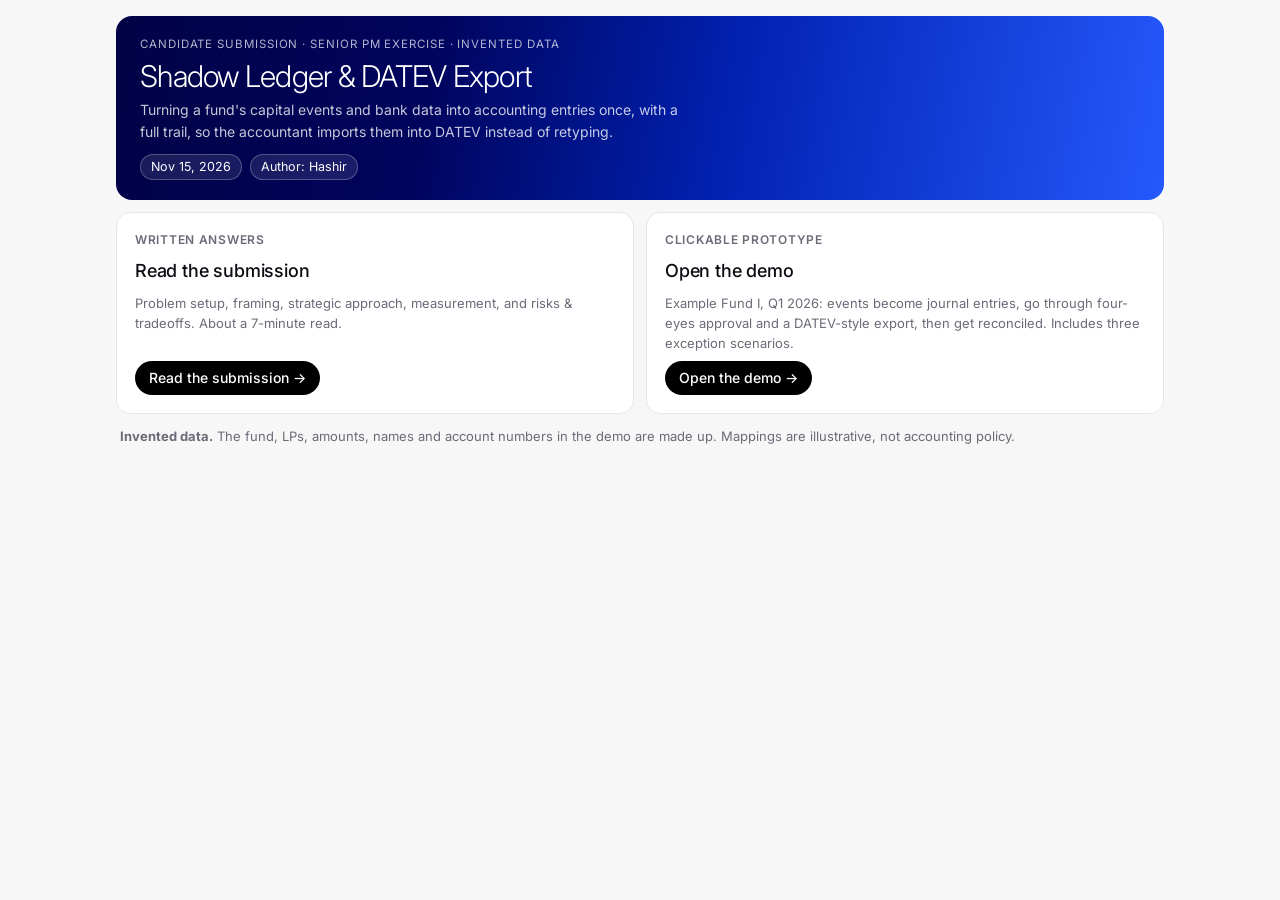
<file: index.html>
<!DOCTYPE html>
<html lang="en">
<head>
<meta charset="utf-8">
<meta name="viewport" content="width=device-width, initial-scale=1">
<title>Shadow Ledger &amp; DATEV Export</title>
<link rel="preconnect" href="https://fonts.googleapis.com">
<link href="https://fonts.googleapis.com/css2?family=IBM+Plex+Mono:wght@400;500&family=Inter:wght@300;400;500;600&display=swap" rel="stylesheet">
<link rel="stylesheet" href="site.css">
</head>
<body>
<div class="wrap">
  <header class="hero">
    <p class="eyebrow">Candidate submission · Senior PM exercise · invented data</p>
    <h1>Shadow Ledger &amp; DATEV Export</h1>
    <p class="sub">Turning a fund's capital events and bank data into accounting entries once, with a full trail, so the accountant imports them into DATEV instead of retyping.</p>
    <div class="meta"><span>Nov 15, 2026</span><span>Author: Hashir</span></div>
  </header>

  <div class="choices">
    <a class="choice" href="submission.html">
      <span class="k">Written answers</span>
      <h2>Read the submission</h2>
      <p>Problem setup, framing, strategic approach, measurement, and risks &amp; tradeoffs. About a 7-minute read.</p>
      <span class="go">Read the submission →</span>
    </a>
    <a class="choice" href="demo.html">
      <span class="k">Clickable prototype</span>
      <h2>Open the demo</h2>
      <p>Example Fund I, Q1 2026: events become journal entries, go through four-eyes approval and a DATEV-style export, then get reconciled. Includes three exception scenarios.</p>
      <span class="go">Open the demo →</span>
    </a>
  </div>

  <div class="banner"><b>Invented data.</b> The fund, LPs, amounts, names and account numbers in the demo are made up. Mappings are illustrative, not accounting policy.</div>
</div>
</body>
</html>
</file>
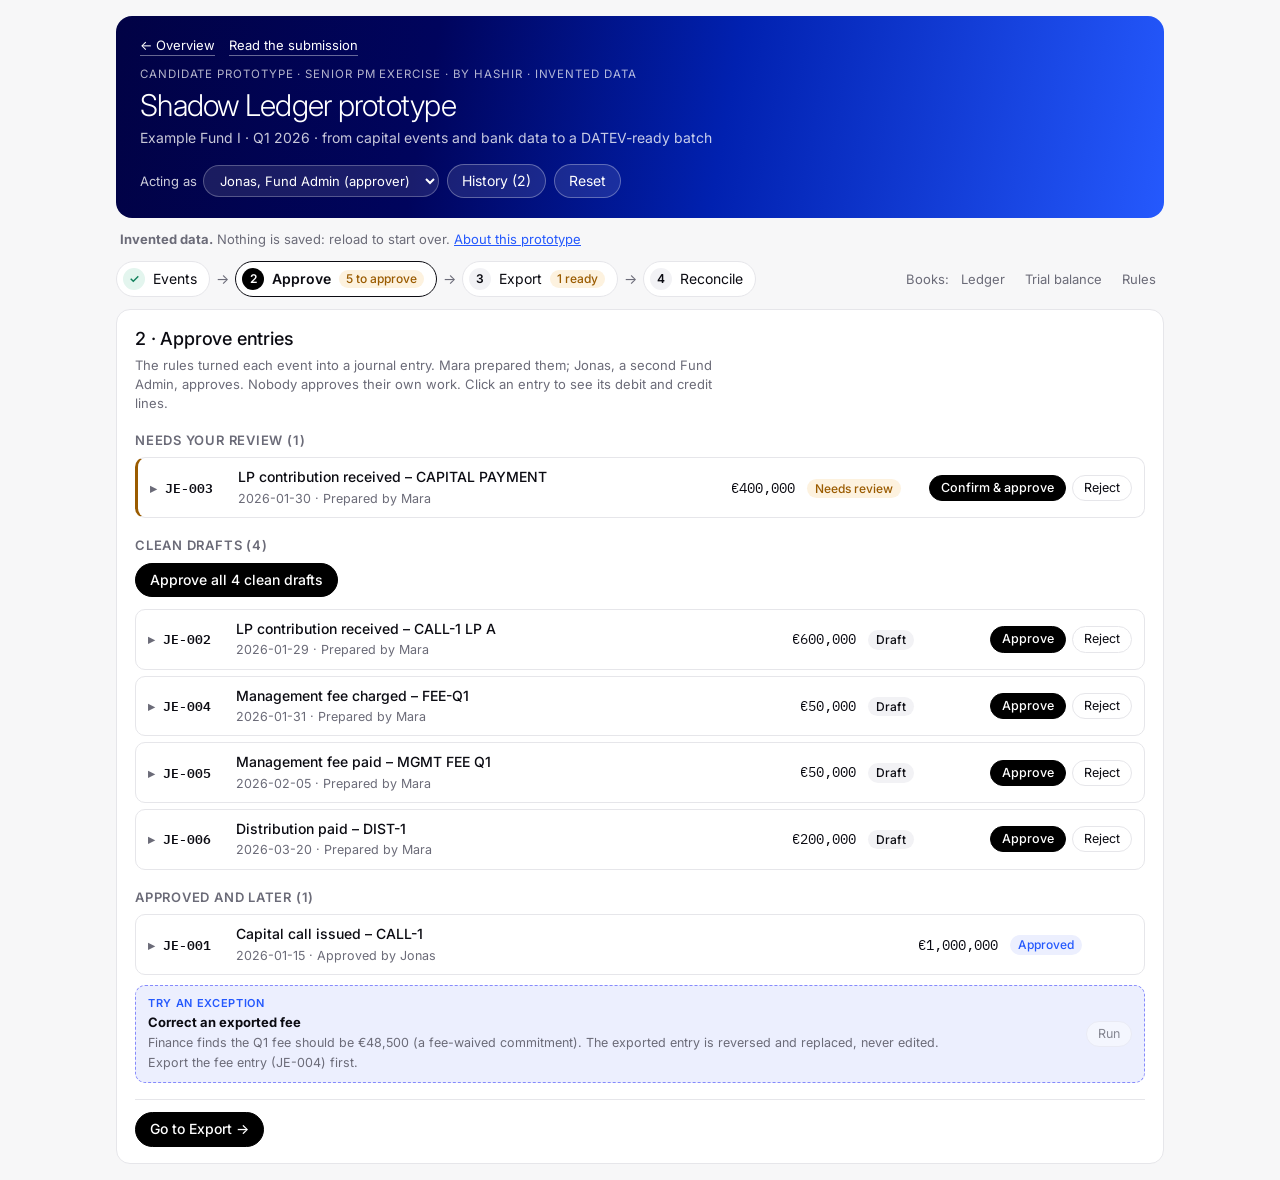
<file: demo.html>
<!DOCTYPE html>
<html lang="en">
<head>
<meta charset="utf-8">
<meta name="viewport" content="width=device-width, initial-scale=1">
<title>Shadow Ledger Prototype</title>
<link rel="preconnect" href="https://fonts.googleapis.com">
<link href="https://fonts.googleapis.com/css2?family=IBM+Plex+Mono:wght@400;500&family=Inter:wght@300;400;500;600&display=swap" rel="stylesheet">
<style>
/* Layout: one workflow path. A step bar (Events → Approve → Export → Reconcile) drives a single main panel;
   reference views (ledger, trial balance, rules) sit under "Books"; history lives in a drawer. */
:root{
  --bg:#f7f7f8; --surface:#ffffff; --ink:#0b0b12; --muted:#6b6b78; --line:#e6e6ea;
  --accent:#2559fd; --accent-soft:#eceffe; --peri:#868afc; --navy2:#00045d; --btn:#000000; --btn-ink:#ffffff;
  --good:#12805c; --good-soft:#e3f5ee; --warn:#9a5b00; --warn-soft:#fdf2df; --bad:#c0262d; --bad-soft:#fce9ea; --info-soft:#f2f2f5;
  --scrim:rgba(5,6,30,.35);
  --hero:linear-gradient(100deg,#010245 0%,#00045d 30%,#0121b0 58%,#2559fd 100%);
  --font-body:"Inter",system-ui,-apple-system,"Segoe UI",sans-serif;
  --font-mono:"IBM Plex Mono",ui-monospace,Menlo,Consolas,monospace;
  color-scheme:light;
}
@media (prefers-color-scheme: dark){
  :root:not([data-theme="light"]){
    --bg:#03041f; --surface:#0a0d38; --ink:#eef0ff; --muted:#a3a7d6; --line:#1f2463;
    --accent:#7d9bff; --accent-soft:#16207a; --peri:#a5a8ff; --btn:#ffffff; --btn-ink:#000000;
    --good:#4fd1a1; --good-soft:#0e3a33; --warn:#f2b35c; --warn-soft:#3a2a10; --bad:#ff8a8f; --bad-soft:#3d1222; --info-soft:#111650;
    --scrim:rgba(0,0,0,.55);
    color-scheme:dark;
  }
}
:root[data-theme="dark"]{
    --bg:#03041f; --surface:#0a0d38; --ink:#eef0ff; --muted:#a3a7d6; --line:#1f2463;
    --accent:#7d9bff; --accent-soft:#16207a; --peri:#a5a8ff; --btn:#ffffff; --btn-ink:#000000;
    --good:#4fd1a1; --good-soft:#0e3a33; --warn:#f2b35c; --warn-soft:#3a2a10; --bad:#ff8a8f; --bad-soft:#3d1222; --info-soft:#111650;
    --scrim:rgba(0,0,0,.55);
    color-scheme:dark;
}
*{box-sizing:border-box}
[hidden]{display:none!important}
html,body{margin:0}
body{background:var(--bg);color:var(--ink);font:14px/1.45 var(--font-body)}
.wrap{max-width:1080px;margin:0 auto;padding:16px}
header{display:flex;flex-wrap:wrap;gap:16px;align-items:flex-end;justify-content:space-between;background:var(--hero);color:#fff;border-radius:16px;padding:20px 24px}
.crumbs{display:flex;gap:14px;flex-wrap:wrap;margin:0 0 10px;font-size:13px}
.crumbs a{color:#fff;text-decoration:none;border-bottom:1px solid rgba(255,255,255,.4)}
.crumbs a:hover{border-bottom-color:#fff}
.eyebrow{font-size:11.5px;letter-spacing:.08em;text-transform:uppercase;color:rgba(255,255,255,.7);margin:0 0 6px}
h1{font-size:30px;margin:0;font-weight:300;letter-spacing:-.025em;line-height:1.1}
.sub{color:rgba(255,255,255,.78);margin:6px 0 0}
.controls{display:flex;gap:8px;align-items:center;flex-wrap:wrap}
label.role{display:flex;gap:6px;align-items:center;font-size:13px;color:rgba(255,255,255,.8)}
header select{background:rgba(255,255,255,.1);border-color:rgba(255,255,255,.25);color:#fff}
header select option{color:#000}
header button{background:rgba(255,255,255,.1);color:#fff;border-color:rgba(255,255,255,.3)}
header button:hover:not(:disabled){border-color:#fff}
select,button,input{font:inherit;color:inherit}
select{background:var(--surface);border:1px solid var(--line);border-radius:999px;padding:6px 12px}
button{background:var(--surface);border:1px solid var(--line);border-radius:999px;padding:6px 14px;cursor:pointer}
button:hover:not(:disabled){border-color:var(--accent)}
button.primary{background:var(--btn);border-color:var(--btn);color:var(--btn-ink);font-weight:500}
button.small{padding:3px 11px;font-size:12.5px}
button.link{border:none;background:none;padding:0;color:var(--accent);text-decoration:underline;font-size:inherit}
button:disabled{opacity:.45;cursor:not-allowed}
button:focus-visible,select:focus-visible,a:focus-visible,summary:focus-visible{outline:2px solid var(--accent);outline-offset:2px}

/* One-line disclaimer */
details.banner{margin:10px 0;font-size:13px;color:var(--muted)}
details.banner summary{cursor:pointer;list-style:none;padding:2px 4px}
details.banner summary::-webkit-details-marker{display:none}
details.banner summary u{color:var(--accent)}
details.banner p{margin:6px 0 0;padding:10px 14px;background:var(--surface);border:1px solid var(--line);border-radius:10px;color:var(--ink);max-width:80ch}

/* Step bar */
.stepbar{display:flex;flex-wrap:wrap;gap:8px 16px;align-items:center;justify-content:space-between;margin:4px 0 12px}
.steps{display:flex;gap:4px;align-items:center;flex-wrap:wrap;list-style:none;margin:0;padding:0}
.steps li{display:flex;align-items:center;gap:4px}
.steps li + li::before{content:"→";color:var(--muted);margin:0 2px}
.step{display:flex;gap:8px;align-items:center;border:1px solid var(--line);background:var(--surface);border-radius:999px;padding:6px 12px 6px 6px}
.step .n{display:inline-grid;place-items:center;width:22px;height:22px;border-radius:50%;background:var(--info-soft);font-size:12px;font-weight:600}
.step.done .n{background:var(--good-soft);color:var(--good)}
.step[aria-current="step"]{border-color:var(--ink);font-weight:600}
.step[aria-current="step"] .n{background:var(--btn);color:var(--btn-ink)}
.step .c{font-size:12px;font-weight:500;color:var(--warn);background:var(--warn-soft);border-radius:999px;padding:0 7px}
.books{display:flex;gap:4px;align-items:center;font-size:13px;color:var(--muted)}
.books button{border:none;background:none;padding:4px 8px;color:var(--muted)}
.books button[aria-current="page"]{color:var(--ink);font-weight:600;text-decoration:underline;text-underline-offset:4px}

.card{background:var(--surface);border:1px solid var(--line);border-radius:14px;padding:16px 18px}
.view h2{font-size:18px;margin:0 0 4px;font-weight:500;letter-spacing:-.01em}
.view h3{font-size:13px;font-weight:600;color:var(--muted);text-transform:uppercase;letter-spacing:.06em;margin:18px 0 8px}
.hint{color:var(--muted);font-size:13px;margin:0 0 12px;max-width:75ch}
.row{display:flex;gap:8px;flex-wrap:wrap;align-items:center;margin-bottom:12px}
.tablewrap{overflow-x:auto}
table{border-collapse:collapse;width:100%;font-size:13px}
th,td{border-bottom:1px solid var(--line);padding:7px 8px;text-align:left;vertical-align:top}
th{font-weight:600;color:var(--muted);font-size:12px;background:var(--info-soft)}
td.num,th.num{text-align:right;font-variant-numeric:tabular-nums;font-family:var(--font-mono);white-space:nowrap}
tr.total td{font-weight:600;border-top:2px solid var(--ink)}
.mono{font-family:var(--font-mono);font-size:12.5px}
.pill{display:inline-block;border-radius:999px;padding:1px 8px;font-size:12px;font-weight:500;white-space:nowrap}
.s-Draft{background:var(--info-soft);color:var(--ink)}
.s-Needs{background:var(--warn-soft);color:var(--warn)}
.s-Approved{background:var(--accent-soft);color:var(--accent)}
.s-Exported{background:var(--navy2);color:#fff}
.s-Reconciled,.s-Processed{background:var(--good-soft);color:var(--good)}
.s-Blocked,.s-Gap,.s-Rejected{background:var(--bad-soft);color:var(--bad)}
.s-Dismissed{background:var(--info-soft);color:var(--muted)}
.note{font-size:12.5px;color:var(--muted)}
.note.warn{color:var(--warn)} .note.bad{color:var(--bad)}
.ok{color:var(--good);font-weight:600} .ko{color:var(--bad);font-weight:600}
.empty{padding:14px;border:1px dashed var(--line);border-radius:10px;color:var(--muted);font-size:13px}

/* Journal entries: one row each, lines on expand */
.je-list{display:grid;gap:6px}
details.je{border:1px solid var(--line);border-radius:10px;background:var(--surface)}
details.je.flag{border-left:3px solid var(--warn)}
details.je.back{border-left:3px solid var(--bad)}
details.je > summary{list-style:none;cursor:pointer;display:grid;grid-template-columns:76px minmax(0,1fr) 110px 110px auto;gap:12px;align-items:center;padding:9px 12px}
details.je > summary::-webkit-details-marker{display:none}
details.je > summary .id{font-family:var(--font-mono);font-size:12.5px;font-weight:600}
details.je > summary .id::before{content:"▸ ";color:var(--muted)}
details.je[open] > summary .id::before{content:"▾ "}
details.je > summary .t b{font-weight:500;display:block;overflow-wrap:anywhere}
details.je > summary .amt{text-align:right;font-family:var(--font-mono);font-variant-numeric:tabular-nums}
.acts{display:flex;gap:6px;flex-wrap:wrap;justify-content:flex-end;align-items:center}
.je-body{padding:4px 12px 12px;border-top:1px solid var(--line)}
.je-body .note{margin:6px 0}
.je-body table{margin-top:6px}
.reasons{display:flex;gap:4px;flex-wrap:wrap;align-items:center}
@media (max-width:720px){
  details.je > summary{grid-template-columns:64px minmax(0,1fr) auto;row-gap:6px}
  details.je > summary .amt{grid-column:2;text-align:left}
  details.je > summary .st{grid-column:3;grid-row:1}
  details.je > summary .acts{grid-column:1 / -1;justify-content:flex-start}
}

/* Exception scenarios shown inside the step they affect */
.scen{display:flex;gap:12px;align-items:center;justify-content:space-between;flex-wrap:wrap;border:1px dashed var(--peri);border-radius:10px;padding:10px 12px;margin-top:10px;background:var(--accent-soft)}
.scen div{min-width:0;flex:1 1 260px}
.scen b{font-size:13px}
.scen p{margin:2px 0 0;font-size:12.5px;color:var(--muted)}
.scen .tag{font-size:11px;letter-spacing:.06em;text-transform:uppercase;color:var(--accent);font-weight:600;display:block}

pre.csv{background:var(--info-soft);border:1px solid var(--line);border-radius:10px;padding:10px;overflow-x:auto;font:12px/1.5 var(--font-mono);margin:8px 0}
.next{margin-top:16px;padding-top:12px;border-top:1px solid var(--line);display:flex;gap:10px;align-items:center;flex-wrap:wrap}

/* Rules view: one transparent card per rule */
.lifecycle{display:grid;gap:6px;margin:0 0 14px}
.lifecycle div{display:flex;gap:6px;align-items:center;flex-wrap:wrap;font-size:13px}
.lifecycle .chip{border:1px solid var(--line);background:var(--surface);border-radius:999px;padding:2px 10px}
.lifecycle .res{color:var(--good);font-size:12.5px}
.rules{display:grid;grid-template-columns:repeat(auto-fit,minmax(300px,1fr));gap:10px}
.rule{border:1px solid var(--line);border-radius:12px;padding:12px 14px;display:grid;gap:6px;align-content:start;scroll-margin-top:16px}
.rule:target,.rule.hl{border-color:var(--accent)}
.rule h4{margin:0;font-size:14px;font-weight:600}
.rule h4 span{font-family:var(--font-mono);color:var(--accent);margin-right:6px}
.rule dl{display:grid;grid-template-columns:70px minmax(0,1fr);gap:4px 10px;margin:0;font-size:13px}
.rule dt{color:var(--muted);font-size:12px;text-transform:uppercase;letter-spacing:.05em;padding-top:1px}
.rule dd{margin:0}
.rule table{font-size:12.5px}
.rule .used{display:flex;gap:4px;flex-wrap:wrap}
.exl{display:grid;grid-template-columns:auto minmax(0,1fr) auto;gap:2px 10px;margin:4px 0 2px;padding:6px 8px;background:var(--info-soft);border-radius:8px;font-size:12.5px}
.exl .num{text-align:right;font-variant-numeric:tabular-nums}
.rulefor{display:flex;gap:8px;flex-wrap:wrap;align-items:baseline;background:var(--info-soft);border-radius:8px;padding:6px 10px;margin:8px 0 2px;font-size:12.5px}
/* History drawer */
.scrim{position:fixed;inset:0;background:var(--scrim);z-index:20}
.drawer{position:fixed;top:0;right:0;bottom:0;width:min(380px,100%);background:var(--surface);border-left:1px solid var(--line);z-index:21;display:flex;flex-direction:column;padding:16px;padding-top:max(16px,env(safe-area-inset-top,0px))}
.drawer .hd{display:flex;justify-content:space-between;align-items:center;margin-bottom:4px}
.drawer h2{font-size:16px;margin:0;font-weight:500}
.log{overflow:auto;font-size:12.5px;margin:0;padding:0;list-style:none}
.log li{padding:6px 0;border-bottom:1px solid var(--line)}
.log .t{font-family:var(--font-mono);color:var(--muted);font-size:11.5px}
@media (prefers-reduced-motion:no-preference){button{transition:border-color .15s}}
</style>
</head>
<body>
<div class="wrap">
  <header>
    <div>
      <nav class="crumbs" aria-label="Site"><a href="index.html">← Overview</a><a href="submission.html">Read the submission</a></nav>
      <p class="eyebrow">Candidate prototype · Senior PM exercise · by Hashir · invented data</p>
      <h1>Shadow Ledger prototype</h1>
      <p class="sub">Example Fund I · Q1 2026 · from capital events and bank data to a DATEV-ready batch</p>
    </div>
    <div class="controls">
      <label class="role" for="role">Acting as
        <select id="role">
          <option value="controller">Jonas, Fund Admin (approver)</option>
          <option value="ops">Mara, Fund Admin (preparer)</option>
        </select>
      </label>
      <button id="history" type="button" data-act="history">History</button>
      <button id="reset" type="button">Reset</button>
    </div>
  </header>

  <details class="banner" id="about">
    <summary><b>Invented data.</b> Nothing is saved: reload to start over. <u>About this prototype</u></summary>
    <p>The fund, LPs, amounts, names and account numbers are made up. Debit/credit mappings are assumptions for Finance and the accountant to validate, not accounting policy. The DATEV file is a simplified booking-batch layout, not the full import format.</p>
  </details>

  <div class="stepbar">
    <ol class="steps" id="steps" aria-label="Workflow"></ol>
    <div class="books" id="books"></div>
  </div>

  <main class="card view" id="view"></main>
</div>

<div class="scrim" id="scrim" hidden></div>
<aside class="drawer" id="drawer" hidden aria-labelledby="drawer-h">
  <div class="hd"><h2 id="drawer-h">History</h2><button type="button" class="small" data-act="history">Close</button></div>
  <p class="hint">Every change records who, when and why. Nothing is overwritten.</p>
  <ul class="log" id="log"></ul>
</aside>

<script>
(function(){
"use strict";
const ACCOUNTS = {
  "1000":{name:"Bank – fund account",type:"Asset",holds:"Cash in the fund's bank account",side:"Debit"},
  "1100":{name:"LP receivables",type:"Asset",holds:"Capital called but not yet paid by LPs",side:"Debit"},
  "2000":{name:"Payable to manager",type:"Liability",holds:"Fees charged but not yet paid to the manager",side:"Credit"},
  "3000":{name:"LP capital contributions",type:"Equity",holds:"Capital the LPs have been called for",side:"Credit"},
  "3100":{name:"LP distributions",type:"Equity",holds:"Money returned to LPs",side:"Debit"},
  "4000":{name:"Management fee expense",type:"Expense",holds:"The fund's cost of the management fee",side:"Debit"},
  "4100":{name:"Other operating expenses",type:"Expense",holds:"Other running costs (used here only in the DATEV-edit scenario)",side:"Debit"}
};
// Each rule explains itself: trigger, what it posts, where the amount comes from, why, and the effect on the books.
const RULES = [
  {id:"R1",type:"capital_call_issued",label:"Capital call issued",dr:"1100",cr:"3000",
   when:"The fund platform issues a capital call notice.",amount:"The total amount called.",
   why:"LPs now owe the fund the called amount, and that part of their commitment becomes capital in the fund.",
   effect:"LP receivables ↑ · LP capital ↑",ex:{amt:1000000,ref:"Capital call #1"},
   policy:"Booked when the call is issued. The alternative, booking only when cash arrives, is an open policy choice."},
  {id:"R2",type:"contribution_received",label:"LP contribution received",dr:"1000",cr:"1100",
   when:"The bank feed shows a cash receipt matched to an open call.",amount:"The amount received.",
   why:"The cash arrives and the LP's receivable is cleared.",
   effect:"Bank ↑ · LP receivables ↓",ex:{amt:600000,ref:"LP A pays its share of call #1"}},
  {id:"R3",type:"fee_charged",label:"Management fee charged",dr:"4000",cr:"2000",
   when:"The fund platform books the quarterly management fee.",amount:"The fee for the quarter.",
   why:"The fund records the fee as a cost and owes it to the manager.",
   effect:"Fee expense ↑ · Payable to manager ↑",ex:{amt:50000,ref:"Q1 fee"}},
  {id:"R4",type:"fee_paid",label:"Management fee paid",dr:"2000",cr:"1000",
   when:"The bank feed shows a cash payment to the manager.",amount:"The amount paid.",
   why:"Paying the manager clears what the fund owed.",
   effect:"Payable to manager ↓ · Bank ↓",ex:{amt:50000,ref:"Q1 fee paid"}},
  {id:"R5",type:"distribution_paid",label:"Distribution paid",dr:"3100",cr:"1000",
   when:"The bank feed shows a cash payment to LPs for a distribution.",amount:"The total amount distributed.",
   why:"Money leaves the fund and goes back to the LPs.",
   effect:"LP distributions ↑ · Bank ↓",ex:{amt:200000,ref:"Distribution #1"}}
];
const RULE_BY_ID = Object.fromEntries(RULES.map(r=>[r.id,r]));
const TYPE_LABEL = Object.fromEntries(RULES.map(r=>[r.type,r.label]));
const RULE_OF = Object.fromEntries(RULES.map(r=>[r.type,r]));
const PEOPLE = {ops:"Mara (Fund Admin)",controller:"Jonas (Fund Admin)",system:"Rules engine",accountant:"External Accountant (DATEV, reviewer)"};
const STEPS = [["events","Events"],["approve","Approve"],["export","Export"],["reconcile","Reconcile"]];
const BOOKS = [["ledger","Ledger"],["tb","Trial balance"],["rules","Rules"]];
const REASONS = ["Wrong amount","Wrong account","Missing support"];

let S;
function seed(){
  S = {role:"controller",tab:"approve",events:[],entries:[],batches:[],log:[],q1Exported:false,
       datev:null, datevChange:false, scen:{dup:false,fix:false,datev:false}, preview:true, ledgerAcc:"1000",
       open:new Set(), rejecting:null, drawer:false, seq:{je:0,ev:110,b:0}};
  const ev = [
    {id:"E-101",date:"2026-01-15",source:"fund platform",type:"capital_call_issued",desc:"Capital call #1 (10% of commitments)",amount:1000000,ref:"CALL-1",key:"CALL-1"},
    {id:"E-102",date:"2026-01-29",source:"bank feed",type:"contribution_received",desc:"Cash receipt from LP A",amount:600000,lp:"A",ref:"CALL-1 LP A",key:"BNK-0129-600000-LPA"},
    {id:"E-103",date:"2026-01-30",source:"bank feed",type:"contribution_received",desc:"Cash receipt from LP B",amount:400000,lp:"B",ref:"CAPITAL PAYMENT",key:"BNK-0130-400000-LPB",flag:"Bank reference doesn't name the call. Matched to call #1 by payer and amount: please confirm."},
    {id:"E-104",date:"2026-01-31",source:"fund platform",type:"fee_charged",desc:"Q1 management fee: 2% p.a. × €10m commitments ÷ 4",amount:50000,ref:"FEE-Q1",key:"FEE-Q1"},
    {id:"E-105",date:"2026-02-05",source:"bank feed",type:"fee_paid",desc:"Payment to manager",amount:50000,ref:"MGMT FEE Q1",key:"BNK-0205-50000-MGR"},
    {id:"E-106",date:"2026-03-20",source:"fund platform + bank feed",type:"distribution_paid",desc:"Distribution #1 paid to LPs",amount:200000,ref:"DIST-1",key:"DIST-1"}
  ];
  ev.forEach(e=>ingest(e,true));
  // Pre-approve the capital call so the demo opens mid-quarter
  S.entries.forEach(j=>{ if(j.event==="E-101"){ j.status="Approved"; j.approvedBy=PEOPLE.controller; }});
  S.log=[];
  log(PEOPLE.system,"Loaded 6 Q1 events (3 from the fund platform, 3 from the bank feed) and generated entries with rules R1–R5.");
  log(PEOPLE.controller,"Approved JE-001 (capital call #1).");
}

function nowStr(){const d=new Date();return d.toTimeString().slice(0,8);}
function log(who,what){S.log.unshift({t:nowStr(),who,what});}
function fmt(n){if(!n)return "";return n.toLocaleString("en-GB",{minimumFractionDigits:0,maximumFractionDigits:0});}
function fmtSigned(n){return (n<0?"−":"")+Math.abs(n).toLocaleString("en-GB");}
function esc(s){return String(s).replace(/[&<>"]/g,c=>({"&":"&amp;","<":"&lt;",">":"&gt;",'"':"&quot;"}[c]));}
function nextJE(){S.seq.je++;return "JE-"+String(S.seq.je).padStart(3,"0");}
function inQ1(d){return d>="2026-01-01"&&d<="2026-03-31";}
function postingDate(d){ return (S.q1Exported && inQ1(d)) ? "2026-04-01" : d; }
function actor(){ return S.role==="ops"?PEOPLE.ops:PEOPLE.controller; }

function linesFor(e,amountOverride){
  const a = amountOverride ?? e.amount;
  // Every rule posts one debit and one credit for the same amount
  const rule = RULE_OF[e.type];
  return rule ? [{acc:rule.dr,dr:a,cr:0},{acc:rule.cr,dr:0,cr:a}] : [];
}

function makeEntry(e,opts={}){
  const lines = opts.lines || linesFor(e,opts.amount);
  const dr = lines.reduce((s,l)=>s+l.dr,0), cr = lines.reduce((s,l)=>s+l.cr,0);
  const pd = postingDate(e.date);
  const j = {id:nextJE(),event:e.id,date:pd,origDate:e.date,text:opts.text||TYPE_LABEL[e.type]+" – "+e.ref,
    rule:opts.rule||RULE_OF[e.type].id,lines,preparedBy:PEOPLE.ops,status:"Draft",notes:[],batch:null};
  if(dr!==cr){ j.status="Needs review"; j.notes.push({k:"bad",t:"Debits and credits don't balance."}); }
  if(e.flag){ j.status="Needs review"; j.notes.push({k:"warn",t:e.flag}); }
  if(pd!==e.date){ j.notes.push({k:"warn",t:"Prior-period item: value date "+e.date+", but Q1 is already exported. Posted as an adjustment in the open period (Q2), referencing the original date."}); }
  if(opts.note) j.notes.push({k:"",t:opts.note});
  S.entries.push(j);
  return j;
}

function ingest(e,quiet){
  const dup = S.events.find(x=>x.key===e.key && x.status!=="Blocked");
  if(dup){ e.status="Blocked"; e.note="Duplicate of "+dup.id+" (same bank reference, date and amount). Not posted."; S.events.push(e);
    if(!quiet) log(PEOPLE.system,"Blocked "+e.id+": duplicate of "+dup.id+". No entry created."); return; }
  e.status="Processed"; S.events.push(e);
  const j = makeEntry(e); e.je=j.id;
  if(!quiet) log(PEOPLE.system,"Created "+j.id+" from "+e.id+" using "+j.rule+" ("+j.status+").");
}

// ---------- balances ----------
function postedStatuses(){ return S.preview ? ["Draft","Needs review","Approved","Exported","Reconciled"] : ["Approved","Exported","Reconciled"]; }
function balances(filterFn){
  const b={};
  S.entries.filter(filterFn).forEach(j=>j.lines.forEach(l=>{
    b[l.acc]=b[l.acc]||{dr:0,cr:0};
    b[l.acc].dr+=l.dr; b[l.acc].cr+=l.cr;
  }));
  return b;
}
function tbRows(b){
  return Object.keys(ACCOUNTS).filter(a=>b[a]).map(a=>{const net=b[a].dr-b[a].cr;return {acc:a,name:ACCOUNTS[a].name,dr:net>0?net:0,cr:net<0?-net:0};}).filter(r=>r.dr||r.cr);
}
function total(j){ return j.lines.reduce((s,l)=>s+l.dr,0); }

// ---------- step state ----------
function stepInfo(k){
  const hasBatch=S.batches.length>0;
  if(k==="events"){ const n=S.events.filter(e=>e.status==="Blocked"&&!e.dismissed).length; return {n,label:n?n+" to resolve":"",done:!n}; }
  if(k==="approve"){ const n=S.entries.filter(j=>j.status==="Draft"||j.status==="Needs review").length; return {n,label:n?n+" to approve":"",done:!n}; }
  if(k==="export"){ const n=S.entries.filter(j=>j.status==="Approved").length; return {n,label:n?n+" ready":"",done:!n&&hasBatch}; }
  const n=S.entries.filter(j=>j.status==="Exported").length; return {n,label:n?n+" open":"",done:!n&&hasBatch};
}

// ---------- render ----------
function render(){
  document.getElementById("steps").innerHTML = STEPS.map(([k,l],i)=>{
    const s=stepInfo(k);
    return '<li><button type="button" class="step'+(s.done?' done':'')+'" data-tab="'+k+'"'+(S.tab===k?' aria-current="step"':'')+'><span class="n">'+(s.done?'✓':i+1)+'</span>'+l+(s.label?' <span class="c">'+s.label+'</span>':'')+'</button></li>';
  }).join("");
  document.getElementById("books").innerHTML = 'Books:'+BOOKS.map(([k,l])=>'<button type="button" data-tab="'+k+'"'+(S.tab===k?' aria-current="page"':'')+'>'+l+'</button>').join("");
  document.getElementById("history").textContent="History ("+S.log.length+")";
  document.getElementById("log").innerHTML=S.log.map(l=>'<li><span class="t">'+l.t+'</span> <b>'+esc(l.who)+'</b><br>'+esc(l.what)+'</li>').join("");
  document.getElementById("drawer").hidden=!S.drawer; document.getElementById("scrim").hidden=!S.drawer;
  const v=document.getElementById("view");
  ({events:vEvents,approve:vApprove,export:vExport,reconcile:vReconcile,ledger:vLedger,tb:vTB,rules:vRules})[S.tab](v);
}
function pill(s){const cls = s==="Needs review"?"Needs":s.split(" ")[0];return '<span class="pill s-'+cls+'">'+esc(s)+'</span>';}
function nextBtn(k,text){ return '<div class="next"><button type="button" class="primary" data-tab="'+k+'">'+text+' →</button></div>'; }

const SCEN = {
  dup:{t:"Duplicate bank line",p:"The bank feed sends LP A's €600,000 payment twice. The unique key blocks the copy, so nothing is posted twice."},
  fix:{t:"Correct an exported fee",p:"Finance finds the Q1 fee should be €48,500 (a fee-waived commitment). The exported entry is reversed and replaced, never edited."},
  datev:{t:"Accountant edits in DATEV",p:"After import, the accountant reclassifies the fee to another account with a manual posting. Reconciliation shows the difference."}
};
function feeEntry(){ return S.entries.find(j=>j.event==="E-104"&&!j.reversal&&!j.replacement); }
function feeExported(){ const f=feeEntry(); return f&&(f.status==="Exported"||f.status==="Reconciled"); }
function scenCard(k){
  const s=SCEN[k], done=S.scen[k];
  const needFee=(k==="fix"||k==="datev")&&!feeExported();
  const needRec=k==="datev"&&!S.datev;
  const why = needFee?"Export the fee entry (JE-004) first.":(needRec?"Reconcile once first.":"");
  return '<div class="scen"><div><span class="tag">Try an exception</span><b>'+s.t+'</b><p>'+s.p+'</p>'+(why&&!done?'<p class="note">'+why+'</p>':'')+'</div><button type="button" class="small" data-act="scen" data-id="'+k+'"'+(done||why?" disabled":"")+'>'+(done?"Done":"Run")+'</button></div>';
}

function vEvents(v){
  const open=S.events.filter(e=>e.status==="Blocked"&&!e.dismissed);
  v.innerHTML='<h2>1 · Events</h2><p class="hint">Inputs from the fund platform (calls, fees, distributions) and the bank feed (cash receipts and payments). Each one is checked for duplicates and missing data before the rules create an entry.</p>'+
  (open.length?'<h3>Needs a person ('+open.length+')</h3>'+evTable(open):'')+
  '<h3>All events</h3>'+evTable(S.events.filter(e=>!open.includes(e)))+
  scenCard("dup")+nextBtn("approve","Go to Approve");
}
function evTable(list){
  return '<div class="tablewrap"><table><thead><tr><th>Date</th><th>Event</th><th>Source</th><th class="num">EUR</th><th>Status</th></tr></thead><tbody>'+
  list.map(e=>'<tr><td class="mono">'+e.date+'</td><td><b>'+esc(e.desc)+'</b><div class="note">'+e.id+' · '+esc(e.ref)+
    (e.lp?' · payer LP '+e.lp:'')+'</div>'+
    (e.je?'<div class="note">→ rule <button type="button" class="link" data-act="seerule" data-id="'+RULE_OF[e.type].id+'">'+RULE_OF[e.type].id+' · '+esc(RULE_OF[e.type].label)+'</button> → <button type="button" class="link" data-act="openje" data-id="'+e.je+'">'+e.je+'</button></div>':(e.status==="Blocked"?'<div class="note">No rule applied.</div>':''))+
    (e.note?'<div class="note '+(e.status==="Blocked"?"bad":"warn")+'">'+esc(e.note)+'</div>':'')+eventActions(e)+
    '</td><td>'+esc(e.source)+'</td><td class="num">'+fmt(e.amount)+'</td><td>'+pill(e.dismissed?"Dismissed":e.status)+'</td></tr>').join("")+
  '</tbody></table></div>';
}
function eventActions(e){
  if(e.status==="Blocked"&&!e.dismissed) return '<div class="row" style="margin:6px 0 0"><button type="button" class="small" data-act="dismiss" data-id="'+e.id+'">Confirm duplicate and dismiss</button></div>';
  return "";
}

function vApprove(v){
  const ctl=S.role==="controller";
  const flagged=S.entries.filter(j=>j.status==="Needs review"&&!j.rejected);
  const back=S.entries.filter(j=>j.rejected);
  const clean=S.entries.filter(j=>j.status==="Draft"&&!j.rejected);
  const done=S.entries.filter(j=>["Approved","Exported","Reconciled"].includes(j.status));
  v.innerHTML='<h2>2 · Approve entries</h2><p class="hint">The rules turned each event into a journal entry. Mara prepared them; Jonas, a second Fund Admin, approves. Nobody approves their own work. Click an entry to see its debit and credit lines.</p>'+
  (ctl?'':'<p class="note warn">You\'re acting as Mara, who prepared these entries, so you can\'t approve them. <button type="button" class="link" data-act="as-controller">Switch to Jonas</button></p>')+
  (flagged.length?'<h3>Needs your review ('+flagged.length+')</h3><div class="je-list">'+flagged.map(entryRow).join("")+'</div>':'')+
  (back.length?'<h3>Sent back to Mara ('+back.length+')</h3><div class="je-list">'+back.map(entryRow).join("")+'</div>':'')+
  '<h3>Clean drafts ('+clean.length+')</h3>'+
  (clean.length?'<div class="row"><button type="button" class="primary" data-act="approveall"'+(ctl?'':' disabled')+'>Approve all '+clean.length+' clean drafts</button></div><div class="je-list">'+clean.map(entryRow).join("")+'</div>':'<div class="empty">No clean drafts waiting.</div>')+
  (done.length?'<h3>Approved and later ('+done.length+')</h3><div class="je-list">'+done.map(entryRow).join("")+'</div>':'')+
  scenCard("fix")+
  (S.entries.some(j=>j.status==="Approved")?nextBtn("export","Go to Export"):'');
}
function entryRow(j){
  const who = j.rejected?'Rejected by Jonas: '+j.rejected:(j.approvedBy?'Approved by '+j.approvedBy.split(" ")[0]:'Prepared by '+j.preparedBy.split(" ")[0])+(j.batch?' · '+j.batch:'');
  const cls = j.rejected?' back':(j.status==="Needs review"?' flag':'');
  const status = j.rejected?"Rejected":j.status;
  return '<details class="je'+cls+'" data-je="'+j.id+'"'+(S.open.has(j.id)?' open':'')+'><summary>'+
    '<span class="id">'+j.id+'</span>'+
    '<span class="t"><b>'+esc(j.text)+'</b><span class="note">'+j.date+' · '+esc(who)+(j.datevChanged?' · <span class="bad">changed in DATEV</span>':'')+'</span></span>'+
    '<span class="amt">€'+fmt(total(j))+'</span>'+
    '<span class="st">'+pill(status)+'</span>'+
    '<span class="acts">'+entryActions(j)+'</span></summary>'+
    '<div class="je-body">'+ruleLine(j)+j.notes.map(n=>'<div class="note '+n.k+'">'+esc(n.t)+'</div>').join("")+
    '<div class="tablewrap"><table><thead><tr><th>Account</th><th class="num">Debit</th><th class="num">Credit</th></tr></thead><tbody>'+
    j.lines.map(l=>'<tr><td class="mono">'+l.acc+' '+esc(ACCOUNTS[l.acc].name)+'</td><td class="num">'+fmt(l.dr)+'</td><td class="num">'+fmt(l.cr)+'</td></tr>').join("")+
    '</tbody></table></div><p class="note">Source '+j.event+' · '+(j.reversal?'reversing entry':'rule '+esc(j.rule))+' · prepared by '+esc(j.preparedBy)+(j.approvedBy?' · approved by '+esc(j.approvedBy):'')+(j.batch?' · batch '+j.batch:'')+'</p></div></details>';
}
function ruleLine(j){
  if(j.reversal) return '<div class="rulefor"><b>Reversing entry</b><span>Mirrors '+j.reversal+': every debit becomes a credit and vice versa, so the original nets to zero.</span><button type="button" class="link" data-act="seerule" data-id="corrections">See rule</button></div>';
  const r=RULE_BY_ID[j.rule]; if(!r) return "";
  return '<div class="rulefor"><b>Rule '+r.id+' · '+esc(r.label)+'</b><span>'+esc(r.why)+(j.replacement?' Re-run with the corrected amount.':'')+'</span><button type="button" class="link" data-act="seerule" data-id="'+r.id+'">See rule</button></div>';
}
function entryActions(j){
  const ctl=S.role==="controller";
  if(j.rejected) return '<button type="button" class="small" data-act="fixed" data-id="'+j.id+'"'+(S.role!=="ops"?' disabled title="The preparer fixes rejected entries"':'')+'>Mark fixed</button>';
  if(j.status!=="Draft"&&j.status!=="Needs review") return "";
  if(S.rejecting===j.id) return '<span class="reasons"><span class="note">Why?</span>'+REASONS.map(r=>'<button type="button" class="small" data-act="rejectwith" data-id="'+j.id+'" data-reason="'+r+'">'+r+'</button>').join("")+'<button type="button" class="link" data-act="cancelreject">Cancel</button></span>';
  const dis=ctl?"":" disabled";
  return '<button type="button" class="small primary" data-act="approve" data-id="'+j.id+'"'+dis+'>'+(j.status==="Needs review"?"Confirm & approve":"Approve")+'</button><button type="button" class="small" data-act="reject" data-id="'+j.id+'"'+dis+'>Reject</button>';
}

function vExport(v){
  const approved = S.entries.filter(j=>j.status==="Approved");
  const lastBatch = S.batches[S.batches.length-1];
  let html='<h2>3 · Export to DATEV</h2><p class="hint">Only approved entries go out. Before export the batch is validated (debits equal credits, accounts exist in the chart of accounts, posting period open), and it goes out whole or not at all. Once Q1 is exported, later Q1 items post as prior-period adjustments in the open period, referencing the original.</p>'+
   '<div class="row"><button type="button" class="primary" data-act="export"'+(approved.length?"":" disabled")+'>Export '+approved.length+' approved '+(approved.length===1?"entry":"entries")+' as a batch</button>'+
   (approved.length?'':'<span class="note">Nothing approved is waiting.</span>')+'</div>';
  if(S.batches.length){
    html+='<h3>Batches</h3><div class="tablewrap"><table><thead><tr><th>Batch</th><th>Entries</th><th>Checks</th><th>Exported by</th></tr></thead><tbody>'+
      S.batches.map(b=>'<tr><td class="mono">'+b.id+'</td><td class="mono">'+b.entries.join(", ")+'</td><td class="ok">Passed</td><td>'+esc(b.by)+' at '+b.t+'</td></tr>').join("")+'</tbody></table></div>'+
      '<details style="margin-top:10px"><summary class="note" style="cursor:pointer">Show batch '+lastBatch.id+' file (simplified DATEV booking lines)</summary>'+
      '<p class="hint" style="margin-top:6px">One line per debit/credit pair: amount, S (Soll, debit) / H (Haben, credit), account, contra account, document date (DDMM), reference and text.</p>'+
      '<pre class="csv" id="csv">'+esc(csvFor(lastBatch))+'</pre><div class="row"><button type="button" class="small" data-act="copy">Copy batch</button><span class="note" id="copied"></span></div></details>'+
      (S.entries.some(j=>j.status==="Exported")?nextBtn("reconcile","Go to Reconcile"):'');
  }
  v.innerHTML=html;
}
function csvFor(b){
  const rows=["Umsatz;S/H;Konto;Gegenkonto;Belegdatum;Belegfeld1;Buchungstext"];
  b.entries.map(id=>S.entries.find(j=>j.id===id)).forEach(j=>{
    const d=j.date.slice(8,10)+j.date.slice(5,7);
    const drs=j.lines.filter(l=>l.dr), crs=j.lines.filter(l=>l.cr);
    if(drs.length>=crs.length){ drs.forEach((l,i)=>{const c=crs[Math.min(i,crs.length-1)];rows.push([fmtDE(l.dr),"S",l.acc,c.acc,d,j.id,j.text.slice(0,60)].join(";"));}); }
    else { crs.forEach((l,i)=>{const c=drs[Math.min(i,drs.length-1)];rows.push([fmtDE(l.cr),"H",l.acc,c.acc,d,j.id,j.text.slice(0,60)].join(";"));}); }
  });
  return rows.join("\n");
}
function fmtDE(n){return n.toLocaleString("de-DE",{minimumFractionDigits:2,maximumFractionDigits:2});}

function vReconcile(v){
  const exported = S.entries.filter(j=>j.status==="Exported"||j.status==="Reconciled");
  let html='<h2>4 · Reconcile with DATEV</h2><p class="hint">After the accountant imports the batch, DATEV\'s balances are compared with the platform\'s exported entries. Entries that match become Reconciled; any reconciling item gets an owner.</p>'+
    '<div class="row"><button type="button" class="primary" data-act="reconcile"'+(S.entries.some(j=>j.status==="Exported")?"":" disabled")+'>Simulate DATEV import and reconcile</button>'+
    (exported.length?'':'<span class="note">Export a batch first.</span>')+'</div>';
  if(S.datev){
    const bun = balances(j=>exported.includes(j));
    const accs = [...new Set([...Object.keys(bun),...Object.keys(S.datev)])].sort();
    const net = (o,a)=>o[a]?o[a].dr-o[a].cr:0;
    const gaps = accs.filter(a=>net(bun,a)!==net(S.datev,a));
    html+='<p>'+(gaps.length?'<span class="ko">'+gaps.length+' accounts differ.</span> The entry changed in DATEV stays Exported until the difference is explained. Owner: Jonas, with the accountant.':'<span class="ok">All accounts match.</span> Exported entries are now Reconciled.')+'</p>'+
      '<div class="tablewrap"><table><thead><tr><th>Account</th><th class="num">Platform (Dr +)</th><th class="num">DATEV (Dr +)</th><th>Result</th></tr></thead><tbody>'+
      accs.map(a=>{const x=net(bun,a),y=net(S.datev,a);return '<tr><td class="mono">'+a+' '+esc(ACCOUNTS[a].name)+'</td><td class="num">'+fmtSigned(x)+'</td><td class="num">'+fmtSigned(y)+'</td><td>'+(x===y?'<span class="ok">Match</span>':'<span class="pill s-Gap">Difference '+fmtSigned(y-x)+'</span>')+'</td></tr>';}).join("")+
      '</tbody></table></div>';
  } else if(S.batches.length&&!S.entries.some(j=>j.status==="Exported")){
    html+='<div class="empty">Everything exported is reconciled.</div>';
  }
  html+=scenCard("datev");
  v.innerHTML=html;
}

function previewToggle(){ return '<label class="note"><input type="checkbox" id="preview"'+(S.preview?" checked":"")+'> Include unapproved entries</label>'; }
function vLedger(v){
  const acc = S.ledgerAcc;
  let run=0;
  const rows = S.entries.filter(j=>postedStatuses().includes(j.status)).flatMap(j=>j.lines.filter(l=>l.acc===acc).map(l=>({j,l})));
  v.innerHTML='<h2>Ledger</h2><p class="hint">Reference view: the same entries sorted by account, at fund level. A per-LP sub-ledger comes after v1. '+previewToggle()+'</p>'+
  '<div class="row"><label for="acc" class="note">Account</label><select id="acc">'+Object.entries(ACCOUNTS).map(([k,a])=>'<option value="'+k+'"'+(k===acc?" selected":"")+'>'+k+' '+esc(a.name)+'</option>').join("")+'</select></div>'+
  '<div class="tablewrap"><table><thead><tr><th>Date</th><th>Entry</th><th>Text</th><th class="num">Debit</th><th class="num">Credit</th><th class="num">Running balance (Dr +)</th></tr></thead><tbody>'+
  (rows.length?rows.map(({j,l})=>{run+=l.dr-l.cr;return '<tr><td class="mono">'+j.date+'</td><td class="mono">'+j.id+'</td><td>'+esc(j.text)+'</td><td class="num">'+fmt(l.dr)+'</td><td class="num">'+fmt(l.cr)+'</td><td class="num">'+fmtSigned(run)+'</td></tr>';}).join(""):'<tr><td colspan="6" class="note">No postings on this account yet.</td></tr>')+
  '</tbody></table></div>';
}
function vTB(v){
  const rows = tbRows(balances(j=>postedStatuses().includes(j.status)));
  const td=rows.reduce((s,r)=>s+r.dr,0), tc=rows.reduce((s,r)=>s+r.cr,0);
  v.innerHTML='<h2>Trial balance · Example Fund I</h2><p class="hint">Every account\'s balance. Total debits must equal total credits. '+previewToggle()+'</p>'+
  '<div class="tablewrap"><table><thead><tr><th>Account</th><th>Name</th><th class="num">Debit</th><th class="num">Credit</th></tr></thead><tbody>'+
  rows.map(r=>'<tr><td class="mono">'+r.acc+'</td><td>'+esc(r.name)+'</td><td class="num">'+fmt(r.dr)+'</td><td class="num">'+fmt(r.cr)+'</td></tr>').join("")+
  '<tr class="total"><td></td><td>Total</td><td class="num">'+fmt(td)+'</td><td class="num">'+fmt(tc)+'</td></tr></tbody></table></div>'+
  '<p>'+(td===tc?'<span class="ok">Balanced.</span>':'<span class="ko">Not balanced.</span>')+' '+openItems(rows)+'</p>';
}
function openItems(rows){
  const r=rows.find(x=>x.acc==="1100"), p=rows.find(x=>x.acc==="2000");
  const bits=[];
  bits.push(r?"LP receivables of €"+fmt(r.dr||r.cr)+" are still open: capital called but not yet paid.":"LP receivables are zero: every call has been paid.");
  if(p&&p.dr) bits.push("Payable to manager shows a €"+fmt(p.dr)+" debit balance: a receivable from the manager after the fee correction, cleared by a credit note or refund.");
  else if(p&&p.cr) bits.push("€"+fmt(p.cr)+" is still owed to the manager.");
  else bits.push("Payable to manager is zero: the fee is settled.");
  return bits.join(" ");
}
function acctName(a){ return a+' '+ACCOUNTS[a].name; }
function postsTable(rows){
  // compact example lines: Dr/Cr, account number, amount
  return '<div class="exl">'+rows.map(([a,d,c])=>'<span class="mono">'+(d?'Dr':'Cr')+' '+a+'</span><span>'+esc(ACCOUNTS[a].name)+'</span><span class="mono num">'+(d||c)+'</span>').join("")+'</div>';
}
function usedBy(pred){
  const ids=S.entries.filter(pred).map(j=>j.id);
  return ids.length?'<span class="used">'+ids.map(id=>'<button type="button" class="small" data-act="openje" data-id="'+id+'">'+id+'</button>').join("")+'</span>':'<span class="note">No entries yet.</span>';
}
function vRules(v){
  const chip=id=>'<span class="chip"><b class="mono">'+id+'</b> '+esc(RULE_BY_ID[id].label)+'</span>';
  const fee=S.entries.find(j=>j.reversal);
  v.innerHTML='<h2>Rules: how events become entries</h2><p class="hint">Every event type has one rule. A rule says when it applies, which account it debits and which it credits, where the amount comes from, and why. Each journal entry links back to the rule that produced it.</p>'+
  '<h3>How the rules fit together</h3><div class="lifecycle">'+
    '<div>'+chip("R1")+'<span class="note">→</span>'+chip("R2")+'<span class="res">LP receivables back to zero once every LP has paid</span></div>'+
    '<div>'+chip("R3")+'<span class="note">→</span>'+chip("R4")+'<span class="res">Payable to manager back to zero once the fee is paid</span></div>'+
    '<div>'+chip("R5")+'<span class="res">Cash goes back to LPs</span></div>'+
  '</div>'+
  '<h3>The rules</h3><div class="rules">'+
  RULES.map(r=>'<section class="rule" id="rule-'+r.id+'"><h4><span>'+r.id+'</span>'+esc(r.label)+'</h4><dl>'+
    '<dt>When</dt><dd>'+esc(r.when)+'</dd>'+
    '<dt>Posts</dt><dd>Debit <b>'+esc(acctName(r.dr))+'</b><br>Credit <b>'+esc(acctName(r.cr))+'</b></dd>'+
    '<dt>Amount</dt><dd>'+esc(r.amount)+'</dd>'+
    '<dt>Why</dt><dd>'+esc(r.why)+'</dd>'+
    '<dt>Effect</dt><dd>'+esc(r.effect)+'</dd>'+
    (r.policy?'<dt>Note</dt><dd class="note">'+esc(r.policy)+'</dd>':'')+
    '<dt>Example</dt><dd>'+esc(r.ex.ref)+', €'+fmt(r.ex.amt)+postsTable([[r.dr,fmt(r.ex.amt),""],[r.cr,"",fmt(r.ex.amt)]])+'</dd>'+
    '<dt>Used by</dt><dd>'+usedBy(j=>j.rule===r.id)+'</dd>'+
  '</dl></section>').join("")+
  '<section class="rule" id="rule-corrections"><h4><span>±</span>Corrections</h4><dl>'+
    '<dt>When</dt><dd>An entry that was already approved or exported turns out to be wrong. It is never edited.</dd>'+
    '<dt>Posts</dt><dd><b>Reversing entry:</b> the original with debits and credits swapped, so it nets to zero.<br><b>Correcting entry:</b> the original rule run again with the right amount.</dd>'+
    '<dt>Why</dt><dd>The books keep a full trail: the original, its reversal and the correction all stay visible.</dd>'+
    '<dt>Example</dt><dd>Q1 fee corrected from €50,000 to €48,500'+postsTable([["4000","","50,000"],["2000","50,000",""],["4000","48,500",""],["2000","","48,500"]])+'<span class="note">Lines 1–2: reversing entry. Lines 3–4: correcting entry.</span></dd>'+
    '<dt>Used by</dt><dd>'+usedBy(j=>j.reversal||j.replacement)+(fee?'':'<span class="note"> Run "Correct an exported fee" under Approve to see one.</span>')+'</dd>'+
  '</dl></section></div>'+
  '<h3>Chart of accounts</h3><div class="tablewrap"><table><thead><tr><th>Account</th><th>Name</th><th>Type</th><th>What it holds</th><th>Normal side</th></tr></thead><tbody>'+
  Object.entries(ACCOUNTS).map(([k,a])=>'<tr><td class="mono">'+k+'</td><td>'+esc(a.name)+'</td><td>'+a.type+'</td><td>'+esc(a.holds)+'</td><td>'+a.side+'</td></tr>').join("")+'</tbody></table></div>'+
  '<p class="note" style="margin-top:8px">Placeholder numbers. A real fund uses the accountant\'s DATEV chart of accounts.</p>';
}

// ---------- scenarios ----------
function runScen(k){
  S.scen[k]=true;
  if(k==="dup"){ ingest({id:"E-"+(++S.seq.ev),date:"2026-01-29",source:"bank feed",type:"contribution_received",desc:"Cash receipt from LP A (resent by bank)",amount:600000,lp:"A",ref:"CALL-1 LP A",key:"BNK-0129-600000-LPA"}); S.tab="events"; }
  if(k==="fix"){
    const orig=feeEntry();
    const e=S.events.find(x=>x.id==="E-104");
    const rev=makeEntry(e,{lines:orig.lines.map(l=>({...l,dr:l.cr,cr:l.dr})),text:"Reversing entry of "+orig.id+" – fee basis corrected",rule:"Reversal of "+orig.id,note:"Reverses "+orig.id+" in full. The original stays visible."});
    rev.reversal=orig.id;
    const rep=makeEntry(e,{amount:48500,text:"Management fee charged (corrected) – FEE-Q1",note:"Replaces "+orig.id+": 2% p.a. × €9.7m fee-bearing commitments ÷ 4 = €48,500. The fee was overcharged by €1,500: 2000 Payable to manager now shows a €1,500 debit balance, a receivable from the manager, until the manager issues a credit note or refunds it."});
    rep.replacement=orig.id;
    orig.notes.push({k:"warn",t:"Reversed by "+rev.id+", replaced by "+rep.id+"."});
    log(PEOPLE.ops,"Finance correction on "+orig.id+": created reversal "+rev.id+" and replacement "+rep.id+" (both need approval).");
    S.tab="approve";
  }
  if(k==="datev"){
    S.datevChange=true;
    const fee=feeEntry();
    fee.datevChanged=true; if(fee.status==="Reconciled") fee.status="Exported";
    log(PEOPLE.accountant,"Changed the account on "+fee.id+" in DATEV from 4000 to 4100 by hand.");
    S.tab="reconcile"; reconcile();
  }
  render();
}
function reconcile(){
  const exported=S.entries.filter(j=>j.status==="Exported"||j.status==="Reconciled");
  const d={};
  exported.forEach(j=>j.lines.forEach(l=>{
    const acc=(j.datevChanged&&l.acc==="4000")?"4100":l.acc;
    d[acc]=d[acc]||{dr:0,cr:0}; d[acc].dr+=l.dr; d[acc].cr+=l.cr;
  }));
  S.datev=d;
  let n=0;
  exported.forEach(j=>{ if(!j.datevChanged && j.status==="Exported"){ j.status="Reconciled"; n++; } });
  log(PEOPLE.system,"Compared DATEV balances with the platform: "+n+" entries reconciled"+(S.datevChange?", 1 reconciling item on the fee entry (owner: Jonas).":"."));
}
function setRole(r){ S.role=r; document.getElementById("role").value=r; S.rejecting=null; log(actor(),"Switched role."); }

// ---------- events ----------
document.addEventListener("click",ev=>{
  const b=ev.target.closest("button"); if(!b) return;
  if(b.closest("summary")) ev.preventDefault(); // buttons inside an entry row don't toggle it
  if(b.dataset.tab){ S.tab=b.dataset.tab; S.rejecting=null; render(); window.scrollTo({top:document.querySelector(".stepbar").offsetTop-8}); return; }
  const act=b.dataset.act, id=b.dataset.id;
  if(b.id==="reset"){ const r=document.getElementById("role").value; seed(); S.role=r; render(); return; }
  if(!act) return;
  if(act==="history"){ S.drawer=!S.drawer; render(); return; }
  if(act==="as-ops") setRole("ops");
  if(act==="as-controller") setRole("controller");
  if(act==="approve"){ const j=S.entries.find(x=>x.id===id); j.status="Approved"; j.approvedBy=PEOPLE.controller; log(PEOPLE.controller,"Approved "+id+(j.notes.some(n=>n.k==="warn")?" after checking the flag":"")+"."); }
  if(act==="approveall"){ const r=S.entries.filter(j=>j.status==="Draft"&&!j.rejected); r.forEach(j=>{j.status="Approved";j.approvedBy=PEOPLE.controller;}); log(PEOPLE.controller,"Batch-approved "+r.length+" clean drafts: "+r.map(j=>j.id).join(", ")+"."); }
  if(act==="reject"){ S.rejecting=id; }
  if(act==="cancelreject"){ S.rejecting=null; }
  if(act==="rejectwith"){ const j=S.entries.find(x=>x.id===id); j.prevStatus=j.status; j.status="Draft"; j.rejected=b.dataset.reason; S.rejecting=null; log(PEOPLE.controller,"Rejected "+id+": "+j.rejected+". Sent back to Mara."); }
  if(act==="fixed"){ const j=S.entries.find(x=>x.id===id); log(PEOPLE.ops,"Marked "+id+" as fixed after rejection ("+j.rejected+")."); j.rejected=null; if(j.prevStatus==="Needs review") j.status="Needs review"; }
  if(act==="dismiss"){ const e=S.events.find(x=>x.id===id); e.dismissed=true; log(actor(),"Confirmed "+id+" as a duplicate and dismissed it."); }
  if(act==="export"){
    const a=S.entries.filter(j=>j.status==="Approved");
    const id2="B-"+String(++S.seq.b).padStart(3,"0");
    a.forEach(j=>{j.status="Exported";j.batch=id2;});
    S.batches.push({id:id2,entries:a.map(j=>j.id),by:actor(),t:nowStr()});
    if(a.some(j=>inQ1(j.date))) S.q1Exported=true;
    S.datev=null; // previous comparison is stale once a new batch goes out
    log(actor(),"Exported batch "+id2+" with "+a.length+" entries. Pre-checks passed.");
  }
  if(act==="reconcile"){ reconcile(); }
  if(act==="openje"){ S.tab="approve"; S.open.add(id); S.rejecting=null; render(); const el=document.querySelector('details.je[data-je="'+id+'"]'); if(el) el.scrollIntoView({block:"center"}); return; }
  if(act==="seerule"){ S.tab="rules"; render(); const el=document.getElementById("rule-"+id); if(el){ el.classList.add("hl"); el.scrollIntoView({block:"start"}); } return; }
  if(act==="copy"){ const t=document.getElementById("csv").textContent; const m=document.getElementById("copied");
    try{ navigator.clipboard.writeText(t).then(()=>{m.textContent="Copied.";},()=>{m.textContent="Copy isn't available here. Select the text instead.";}); }catch(e){ m.textContent="Copy isn't available here. Select the text instead."; } return; }
  if(act==="scen"){ runScen(id); return; }
  render();
});
document.getElementById("scrim").addEventListener("click",()=>{S.drawer=false;render();});
document.addEventListener("keydown",e=>{ if(e.key==="Escape"&&S.drawer){S.drawer=false;render();} });
document.addEventListener("toggle",e=>{ const d=e.target; if(d.matches&&d.matches("details.je")){ d.open?S.open.add(d.dataset.je):S.open.delete(d.dataset.je); } },true);
document.addEventListener("change",ev=>{
  if(ev.target.id==="role"){ setRole(ev.target.value); render(); }
  if(ev.target.id==="preview"){ S.preview=ev.target.checked; render(); }
  if(ev.target.id==="acc"){ S.ledgerAcc=ev.target.value; render(); }
});

seed(); render();
})();
</script>
</body>
</html>
</file>
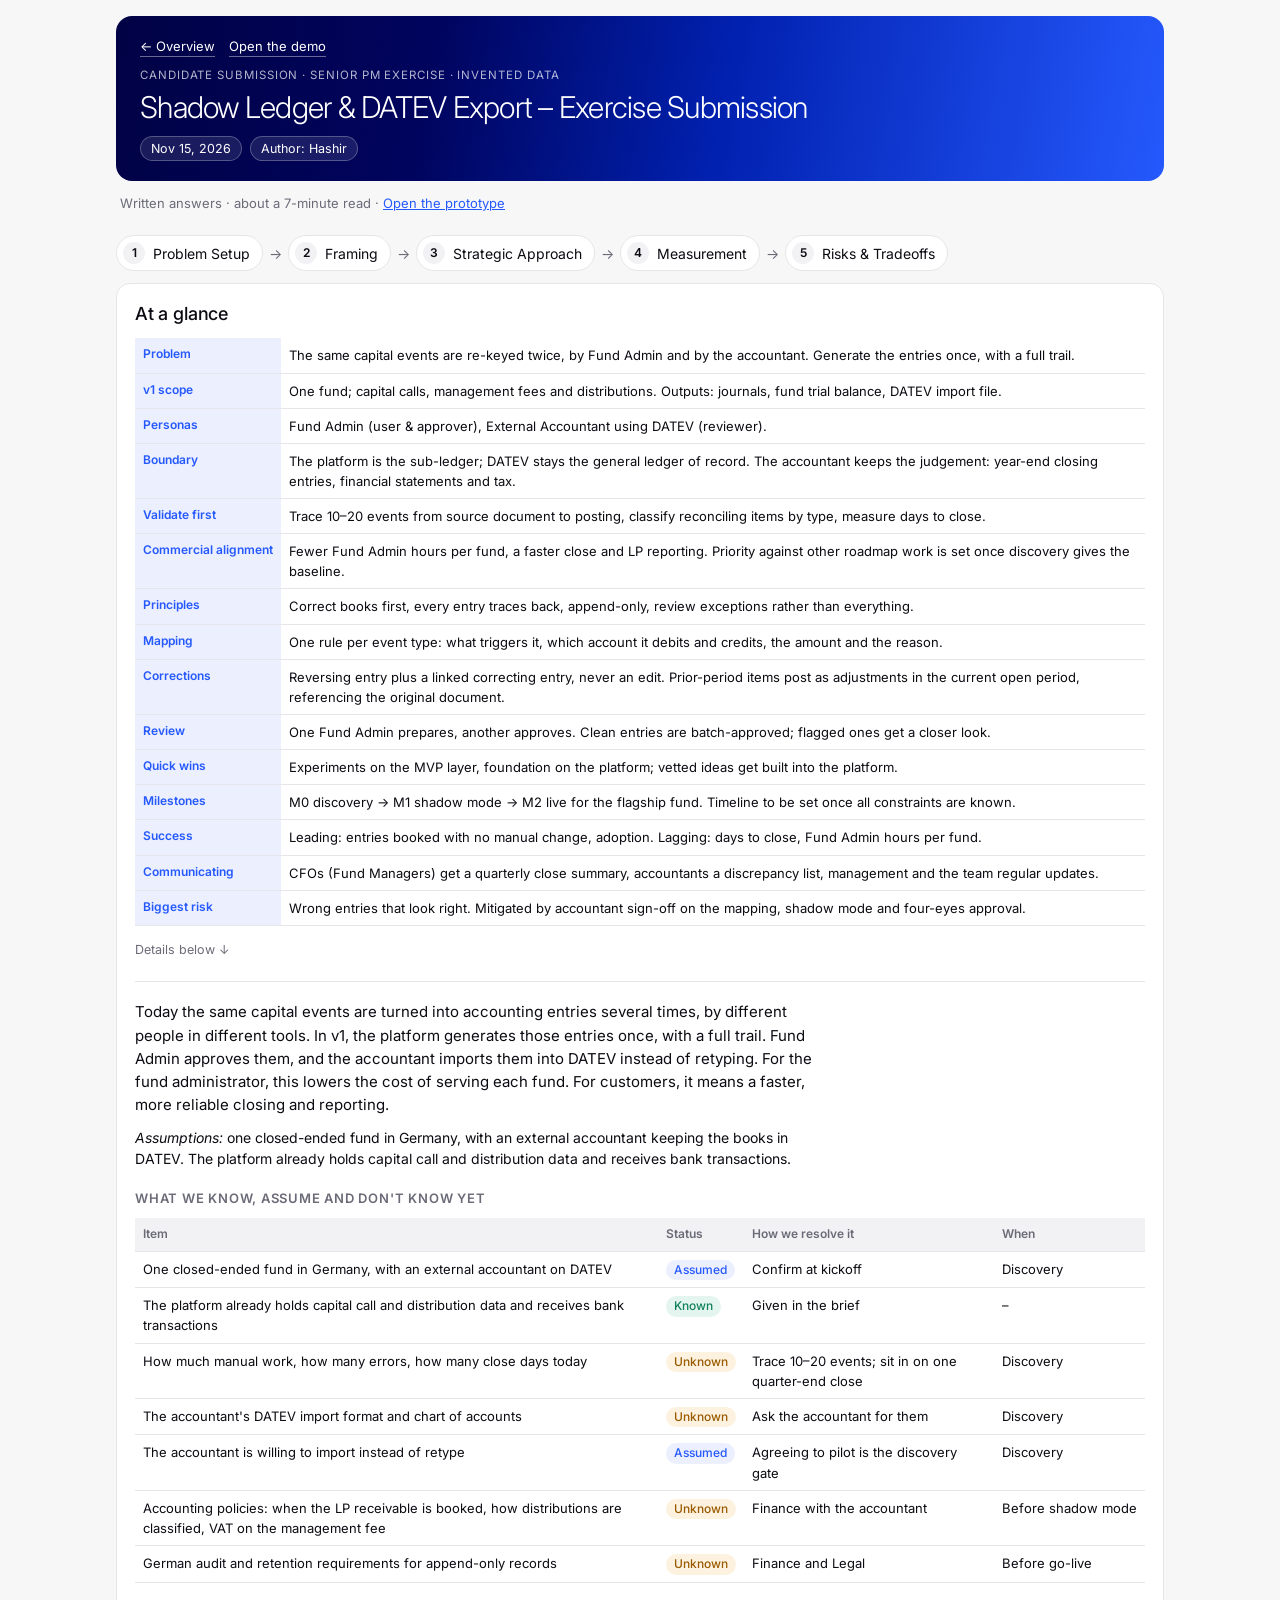
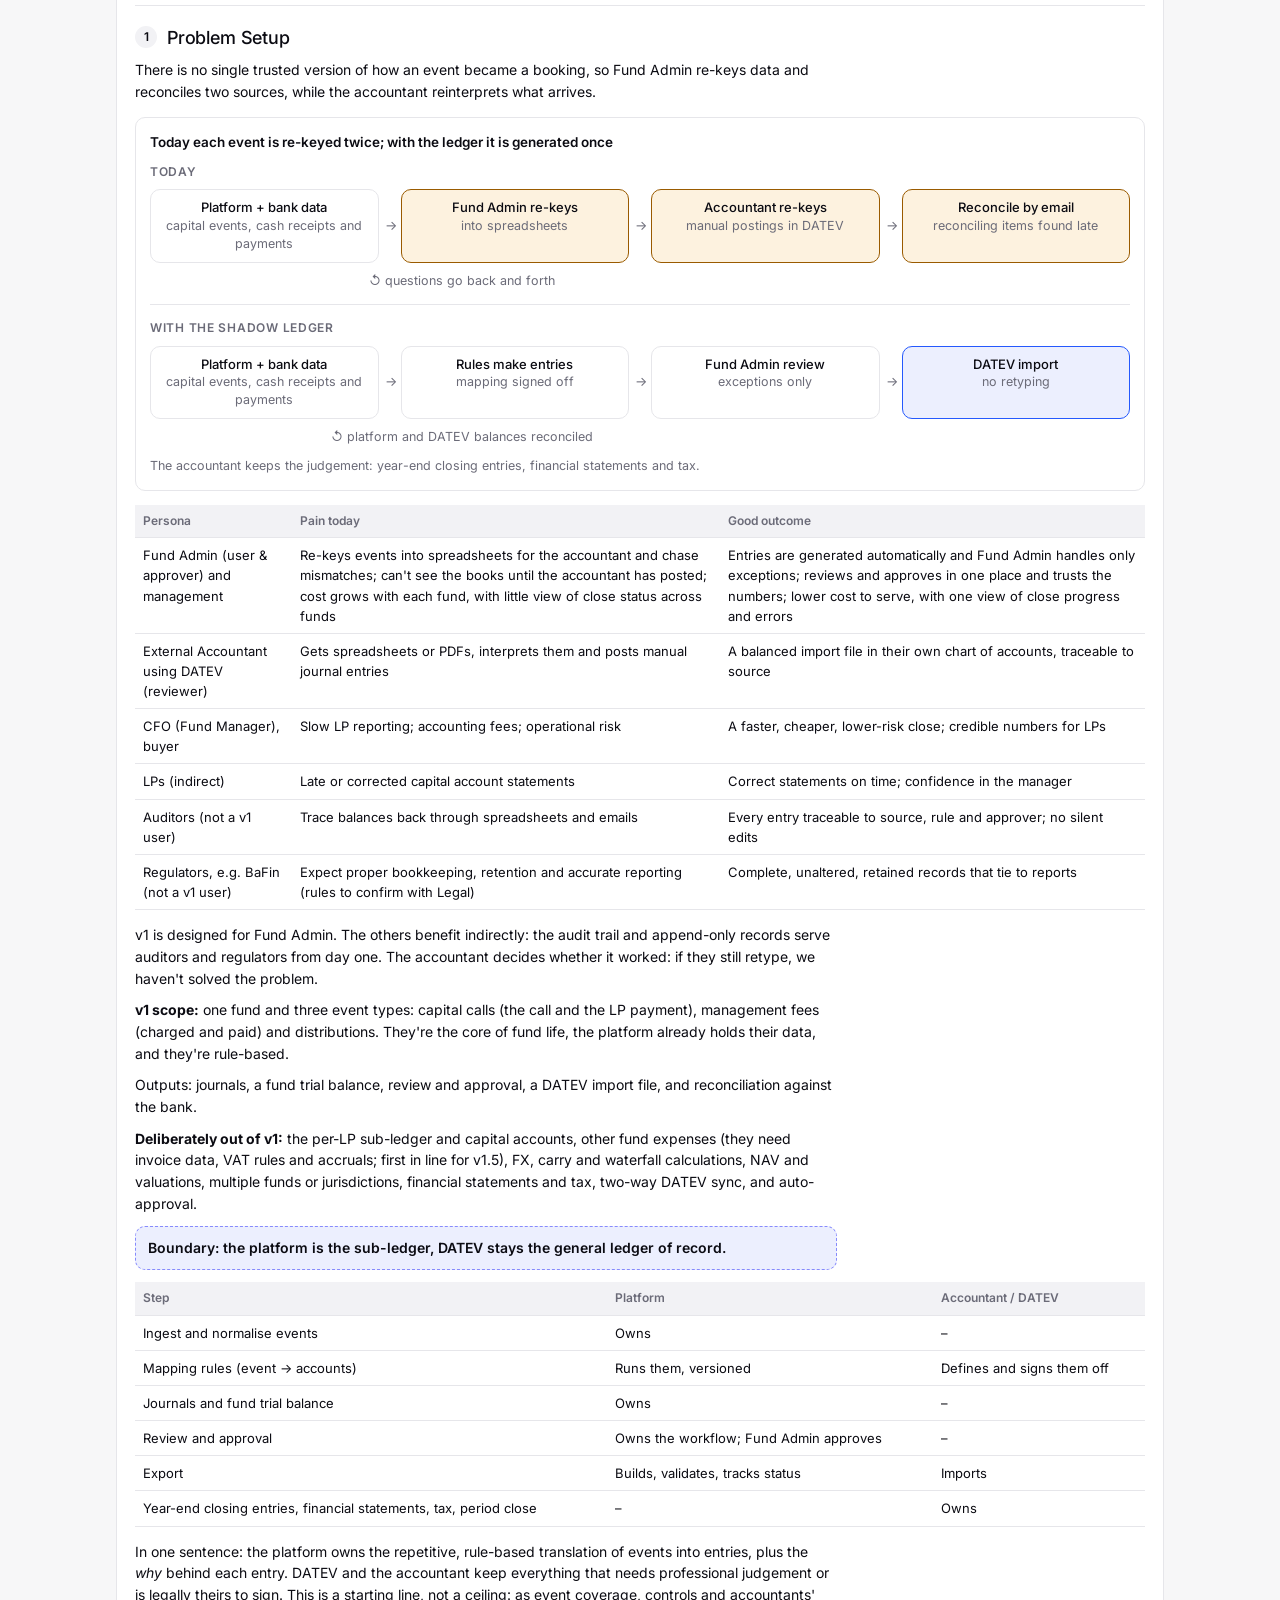
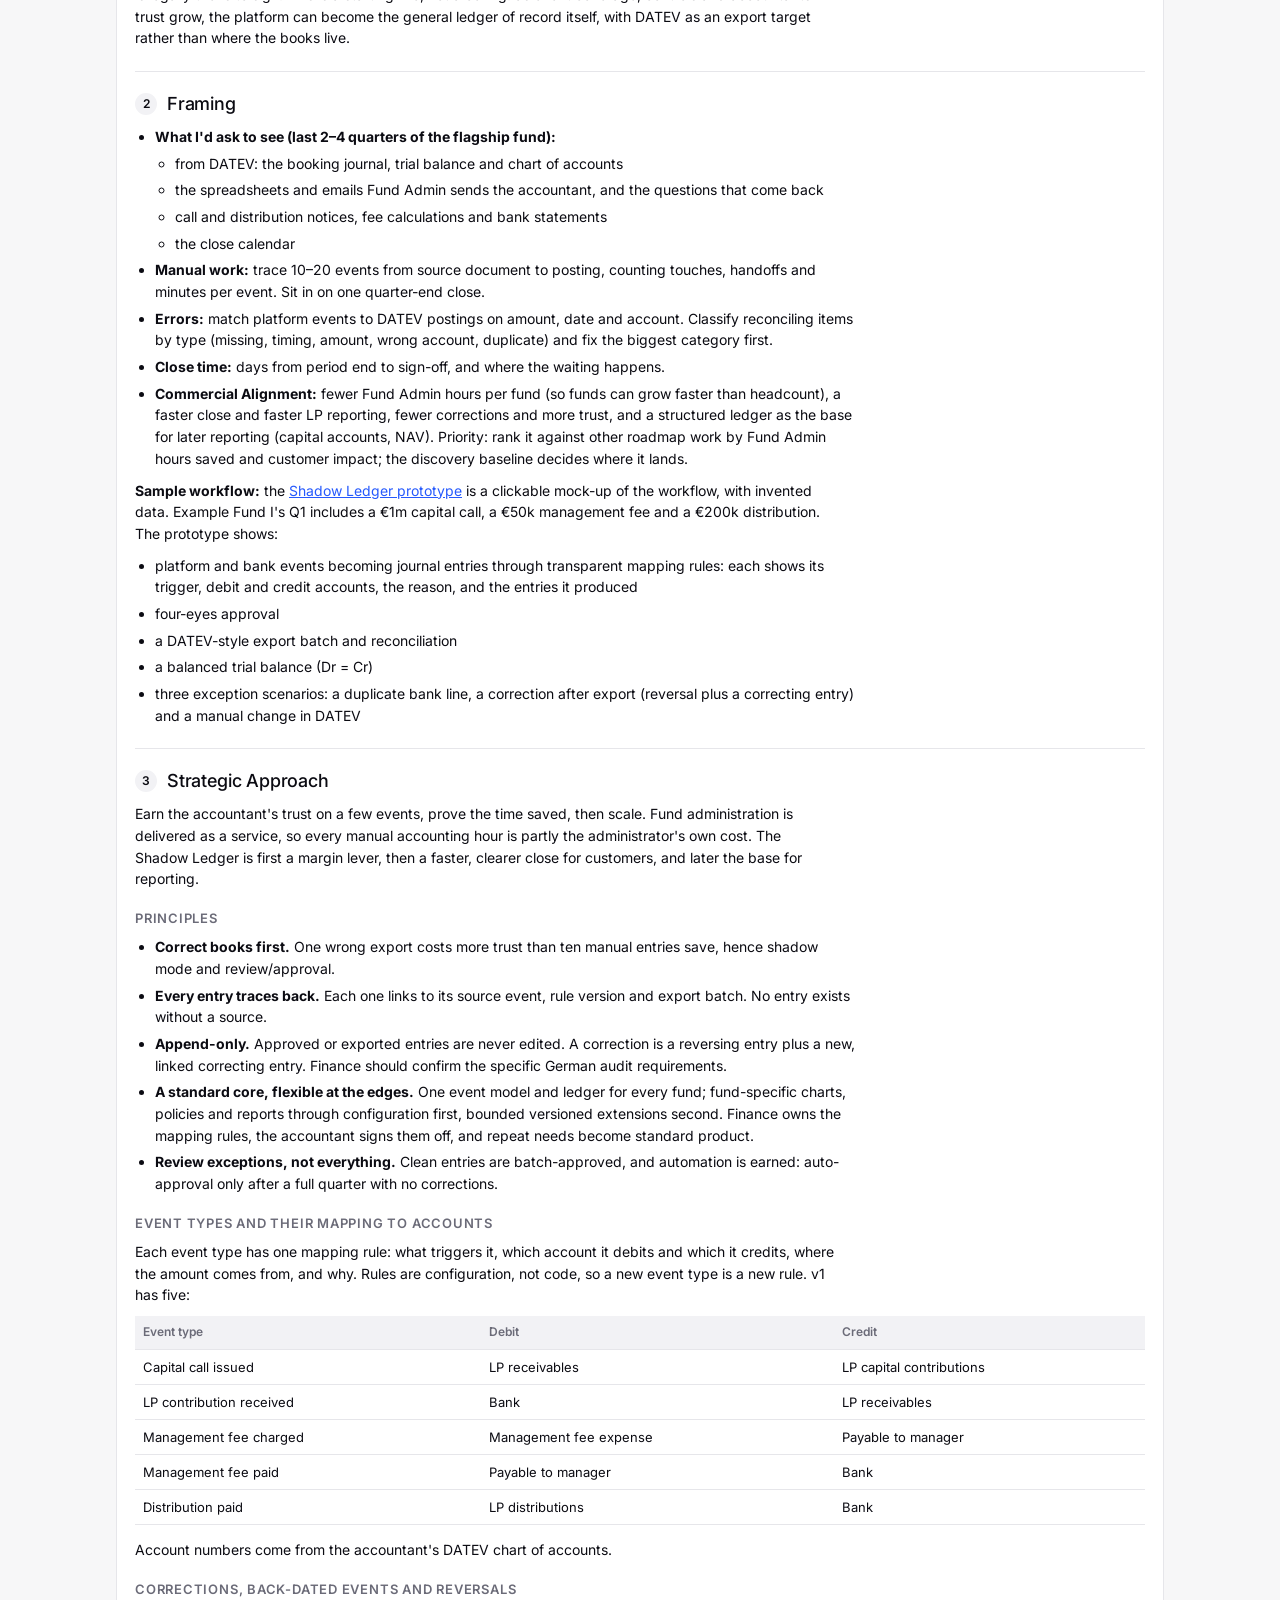
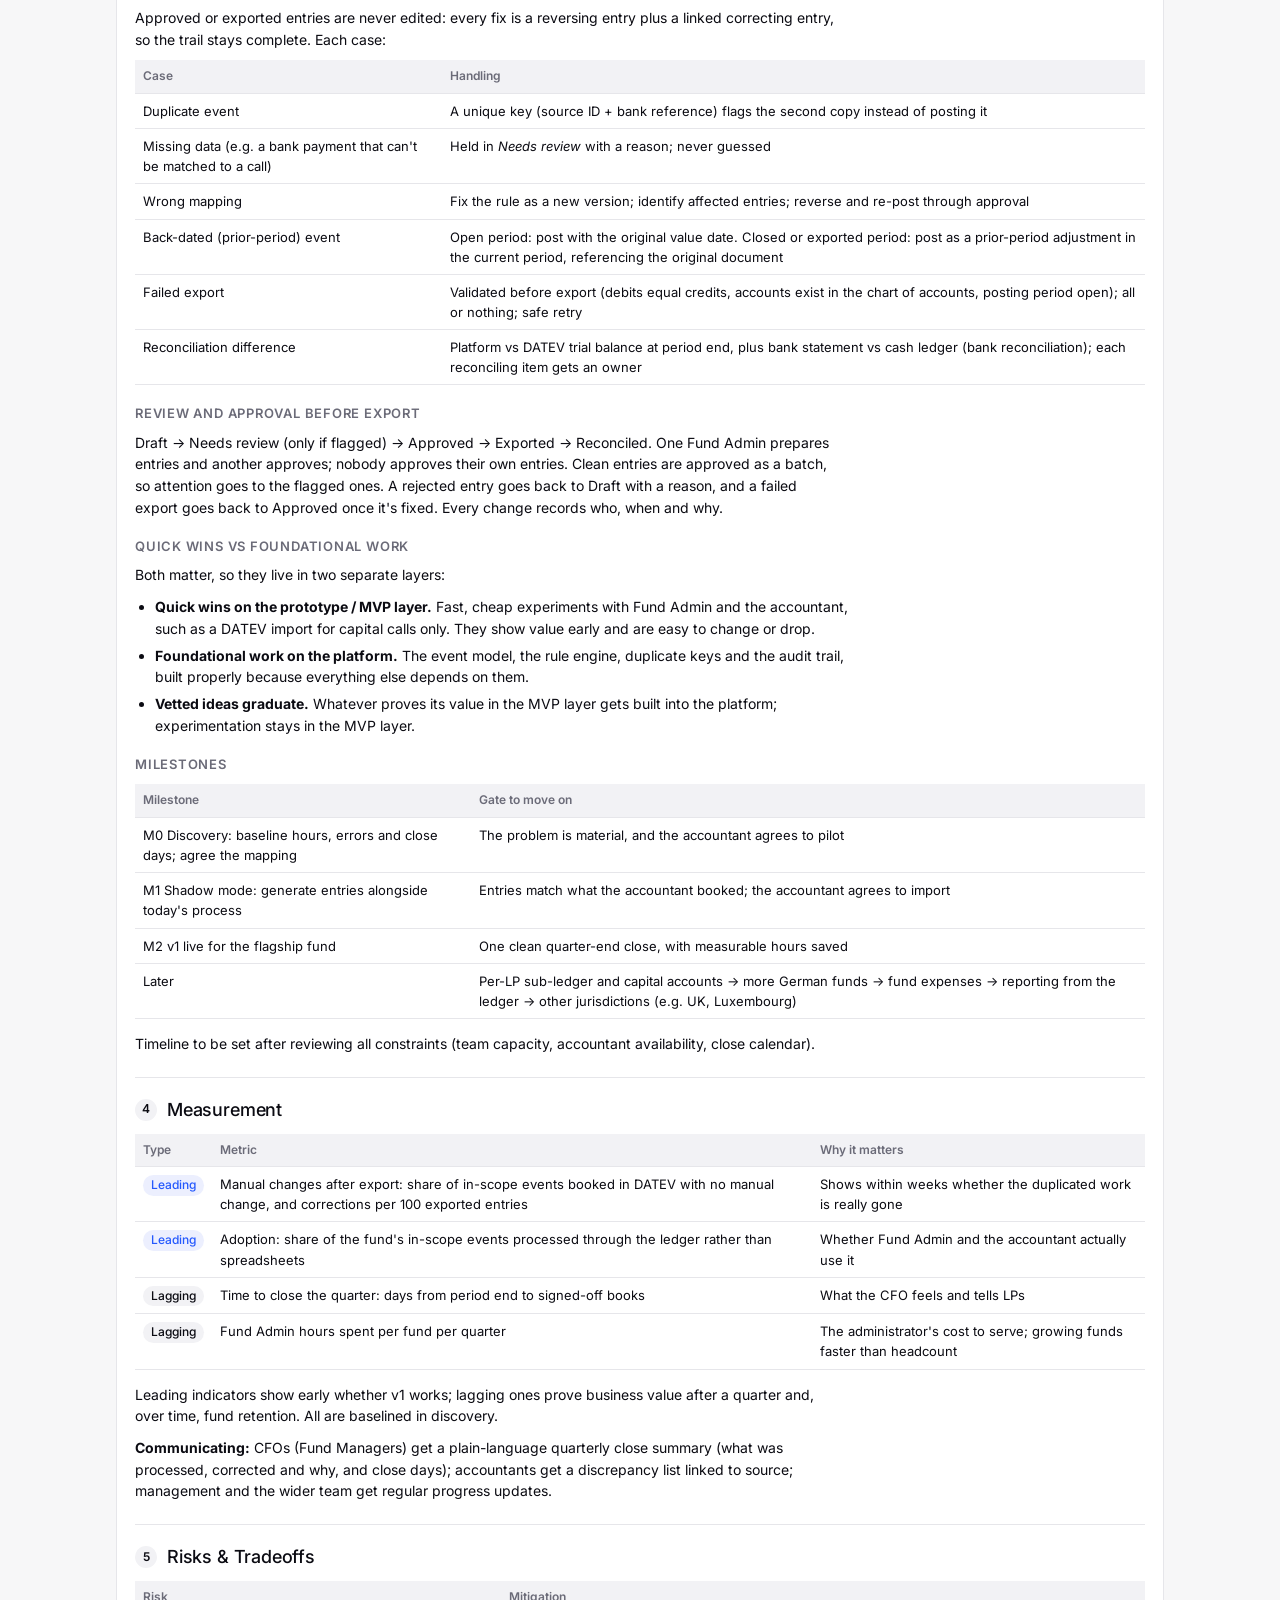
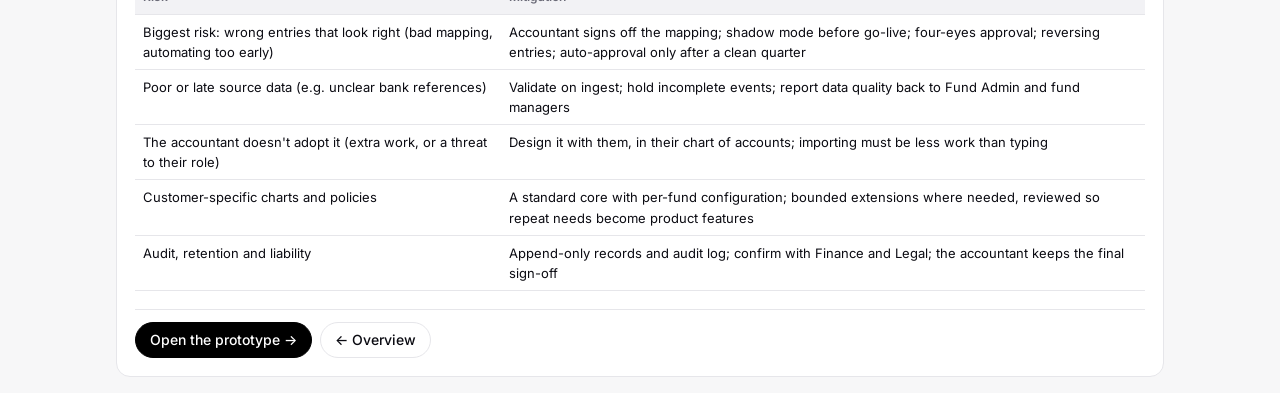
<file: submission.html>
<!DOCTYPE html>
<html lang="en">
<head>
<meta charset="utf-8">
<meta name="viewport" content="width=device-width, initial-scale=1">
<title>Shadow Ledger Submission</title>
<link rel="preconnect" href="https://fonts.googleapis.com">
<link href="https://fonts.googleapis.com/css2?family=IBM+Plex+Mono:wght@400;500&family=Inter:wght@300;400;500;600&display=swap" rel="stylesheet">
<link rel="stylesheet" href="site.css">
</head>
<body>
<!--
  HOW TO EDIT: every part of the submission below is plain HTML text.
  Change any sentence or table cell, commit, and GitHub Pages republishes in about a minute.
  Sections are marked with "SECTION" comments.
-->
<div class="wrap">
  <header class="hero">
    <nav class="crumbs" aria-label="Site"><a href="index.html">← Overview</a><a href="demo.html">Open the demo</a></nav>
    <p class="eyebrow">Candidate submission · Senior PM exercise · invented data</p>
    <h1>Shadow Ledger &amp; DATEV Export – Exercise Submission</h1>
    <div class="meta"><span>Nov 15, 2026</span><span>Author: Hashir</span></div>
  </header>

  <p class="banner">Written answers · about a 7-minute read · <a href="demo.html">Open the prototype</a></p>

  <nav class="stepbar" aria-label="Sections">
    <ol class="steps">
      <li><a class="step" href="#problem"><span class="n">1</span>Problem Setup</a></li>
      <li><a class="step" href="#framing"><span class="n">2</span>Framing</a></li>
      <li><a class="step" href="#strategy"><span class="n">3</span>Strategic Approach</a></li>
      <li><a class="step" href="#measurement"><span class="n">4</span>Measurement</a></li>
      <li><a class="step" href="#risks"><span class="n">5</span>Risks &amp; Tradeoffs</a></li>
    </ol>
  </nav>


    <article>
      <!-- SECTION: At a glance (the 1–2 page answer; details follow below) -->
      <section id="glance" class="glance">
        <h2>At a glance</h2>
        <div class="tablewrap">
          <table>
            <tbody>
              <tr><th scope="row">Problem</th><td>The same capital events are re-keyed twice, by Fund Admin and by the accountant. Generate the entries once, with a full trail.</td></tr>
              <tr><th scope="row">v1 scope</th><td>One fund; capital calls, management fees and distributions. Outputs: journals, fund trial balance, DATEV import file.</td></tr>
              <tr><th scope="row">Personas</th><td>Fund Admin (user &amp; approver), External Accountant using DATEV (reviewer).</td></tr>
              <tr><th scope="row">Boundary</th><td>The platform is the sub-ledger; DATEV stays the general ledger of record. The accountant keeps the judgement: year-end closing entries, financial statements and tax.</td></tr>
              <tr><th scope="row">Validate first</th><td>Trace 10–20 events from source document to posting, classify reconciling items by type, measure days to close.</td></tr>
              <tr><th scope="row">Commercial alignment</th><td>Fewer Fund Admin hours per fund, a faster close and LP reporting. Priority against other roadmap work is set once discovery gives the baseline.</td></tr>
              <tr><th scope="row">Principles</th><td>Correct books first, every entry traces back, append-only, review exceptions rather than everything.</td></tr>
              <tr><th scope="row">Mapping</th><td>One rule per event type: what triggers it, which account it debits and credits, the amount and the reason.</td></tr>
              <tr><th scope="row">Corrections</th><td>Reversing entry plus a linked correcting entry, never an edit. Prior-period items post as adjustments in the current open period, referencing the original document.</td></tr>
              <tr><th scope="row">Review</th><td>One Fund Admin prepares, another approves. Clean entries are batch-approved; flagged ones get a closer look.</td></tr>
              <tr><th scope="row">Quick wins</th><td>Experiments on the MVP layer, foundation on the platform; vetted ideas get built into the platform.</td></tr>
              <tr><th scope="row">Milestones</th><td>M0 discovery → M1 shadow mode → M2 live for the flagship fund. Timeline to be set once all constraints are known.</td></tr>
              <tr><th scope="row">Success</th><td>Leading: entries booked with no manual change, adoption. Lagging: days to close, Fund Admin hours per fund.</td></tr>
              <tr><th scope="row">Communicating</th><td>CFOs (Fund Managers) get a quarterly close summary, accountants a discrepancy list, management and the team regular updates.</td></tr>
              <tr><th scope="row">Biggest risk</th><td>Wrong entries that look right. Mitigated by accountant sign-off on the mapping, shadow mode and four-eyes approval.</td></tr>
            </tbody>
          </table>
        </div>
        <p class="note-sm">Details below ↓</p>
      </section>

      <!-- SECTION: Intro -->
      <section id="intro">
        <p class="lead">Today the same capital events are turned into accounting entries several times, by different people in different tools. In v1, the platform generates those entries once, with a full trail. Fund Admin approves them, and the accountant imports them into DATEV instead of retyping. For the fund administrator, this lowers the cost of serving each fund. For customers, it means a faster, more reliable closing and reporting.</p>
        <p><em>Assumptions:</em> one closed-ended fund in Germany, with an external accountant keeping the books in DATEV. The platform already holds capital call and distribution data and receives bank transactions.</p>

        <h3>What we know, assume and don't know yet</h3>
        <div class="tablewrap kau">
          <table>
            <thead><tr><th>Item</th><th>Status</th><th>How we resolve it</th><th>When</th></tr></thead>
            <tbody>
              <tr><td>One closed-ended fund in Germany, with an external accountant on DATEV</td><td><span class="tag st-assumed">Assumed</span></td><td>Confirm at kickoff</td><td>Discovery</td></tr>
              <tr><td>The platform already holds capital call and distribution data and receives bank transactions</td><td><span class="tag st-known">Known</span></td><td>Given in the brief</td><td>–</td></tr>
              <tr><td>How much manual work, how many errors, how many close days today</td><td><span class="tag st-unknown">Unknown</span></td><td>Trace 10–20 events; sit in on one quarter-end close</td><td>Discovery</td></tr>
              <tr><td>The accountant's DATEV import format and chart of accounts</td><td><span class="tag st-unknown">Unknown</span></td><td>Ask the accountant for them</td><td>Discovery</td></tr>
              <tr><td>The accountant is willing to import instead of retype</td><td><span class="tag st-assumed">Assumed</span></td><td>Agreeing to pilot is the discovery gate</td><td>Discovery</td></tr>
              <tr><td>Accounting policies: when the LP receivable is booked, how distributions are classified, VAT on the management fee</td><td><span class="tag st-unknown">Unknown</span></td><td>Finance with the accountant</td><td>Before shadow mode</td></tr>
              <tr><td>German audit and retention requirements for append-only records</td><td><span class="tag st-unknown">Unknown</span></td><td>Finance and Legal</td><td>Before go-live</td></tr>
            </tbody>
          </table>
        </div>
      </section>

      <!-- SECTION: 1. Problem Setup -->
      <section id="problem">
        <h2><span class="n">1</span>Problem Setup</h2>
        <p>There is no single trusted version of how an event became a booking, so Fund Admin re-keys data and reconciles two sources, while the accountant reinterprets what arrives.</p>

        <figure class="flowfig" aria-label="Current vs future workflow">
          <h4>Today each event is re-keyed twice; with the ledger it is generated once</h4>
          <p class="lane-label">Today</p>
          <div class="lane">
            <div class="box"><b>Platform + bank data</b><span>capital events, cash receipts and payments</span></div>
            <div class="box manual"><b>Fund Admin re-keys</b><span>into spreadsheets</span></div>
            <div class="box manual"><b>Accountant re-keys</b><span>manual postings in DATEV</span></div>
            <div class="box manual"><b>Reconcile by email</b><span>reconciling items found late</span></div>
          </div>
          <p class="loop">↺ questions go back and forth</p>
          <hr>
          <p class="lane-label">With the Shadow Ledger</p>
          <div class="lane">
            <div class="box"><b>Platform + bank data</b><span>capital events, cash receipts and payments</span></div>
            <div class="box"><b>Rules make entries</b><span>mapping signed off</span></div>
            <div class="box"><b>Fund Admin review</b><span>exceptions only</span></div>
            <div class="box target"><b>DATEV import</b><span>no retyping</span></div>
          </div>
          <p class="loop">↺ platform and DATEV balances reconciled</p>
          <p class="foot">The accountant keeps the judgement: year-end closing entries, financial statements and tax.</p>
        </figure>

        <div class="tablewrap">
          <table>
            <thead><tr><th>Persona</th><th>Pain today</th><th>Good outcome</th></tr></thead>
            <tbody>
              <tr><td>Fund Admin (user &amp; approver) and management</td><td>Re-keys events into spreadsheets for the accountant and chase mismatches; can't see the books until the accountant has posted; cost grows with each fund, with little view of close status across funds</td><td>Entries are generated automatically and Fund Admin handles only exceptions; reviews and approves in one place and trusts the numbers; lower cost to serve, with one view of close progress and errors</td></tr>
              <tr><td>External Accountant using DATEV (reviewer)</td><td>Gets spreadsheets or PDFs, interprets them and posts manual journal entries</td><td>A balanced import file in their own chart of accounts, traceable to source</td></tr>
              <tr><td>CFO (Fund Manager), buyer</td><td>Slow LP reporting; accounting fees; operational risk</td><td>A faster, cheaper, lower-risk close; credible numbers for LPs</td></tr>
              <tr><td>LPs (indirect)</td><td>Late or corrected capital account statements</td><td>Correct statements on time; confidence in the manager</td></tr>
              <tr><td>Auditors (not a v1 user)</td><td>Trace balances back through spreadsheets and emails</td><td>Every entry traceable to source, rule and approver; no silent edits</td></tr>
              <tr><td>Regulators, e.g. BaFin (not a v1 user)</td><td>Expect proper bookkeeping, retention and accurate reporting (rules to confirm with Legal)</td><td>Complete, unaltered, retained records that tie to reports</td></tr>
            </tbody>
          </table>
        </div>

        <p>v1 is designed for Fund Admin. The others benefit indirectly: the audit trail and append-only records serve auditors and regulators from day one. The accountant decides whether it worked: if they still retype, we haven't solved the problem.</p>
        <p><b>v1 scope:</b> one fund and three event types: capital calls (the call and the LP payment), management fees (charged and paid) and distributions. They're the core of fund life, the platform already holds their data, and they're rule-based.</p>
        <p>Outputs: journals, a fund trial balance, review and approval, a DATEV import file, and reconciliation against the bank.</p>
        <p><b>Deliberately out of v1:</b> the per-LP sub-ledger and capital accounts, other fund expenses (they need invoice data, VAT rules and accruals; first in line for v1.5), FX, carry and waterfall calculations, NAV and valuations, multiple funds or jurisdictions, financial statements and tax, two-way DATEV sync, and auto-approval.</p>

        <p class="callout">Boundary: the platform is the sub-ledger, DATEV stays the general ledger of record.</p>

        <div class="tablewrap">
          <table>
            <thead><tr><th>Step</th><th>Platform</th><th>Accountant / DATEV</th></tr></thead>
            <tbody>
              <tr><td>Ingest and normalise events</td><td>Owns</td><td>–</td></tr>
              <tr><td>Mapping rules (event → accounts)</td><td>Runs them, versioned</td><td>Defines and signs them off</td></tr>
              <tr><td>Journals and fund trial balance</td><td>Owns</td><td>–</td></tr>
              <tr><td>Review and approval</td><td>Owns the workflow; Fund Admin approves</td><td>–</td></tr>
              <tr><td>Export</td><td>Builds, validates, tracks status</td><td>Imports</td></tr>
              <tr><td>Year-end closing entries, financial statements, tax, period close</td><td>–</td><td>Owns</td></tr>
            </tbody>
          </table>
        </div>

        <p>In one sentence: the platform owns the repetitive, rule-based translation of events into entries, plus the <em>why</em> behind each entry. DATEV and the accountant keep everything that needs professional judgement or is legally theirs to sign. This is a starting line, not a ceiling: as event coverage, controls and accountants' trust grow, the platform can become the general ledger of record itself, with DATEV as an export target rather than where the books live.</p>
      </section>

      <!-- SECTION: 2. Framing -->
      <section id="framing">
        <h2><span class="n">2</span>Framing</h2>
        <ul>
          <li><b>What I'd ask to see (last 2–4 quarters of the flagship fund):</b>
            <ul>
              <li>from DATEV: the booking journal, trial balance and chart of accounts</li>
              <li>the spreadsheets and emails Fund Admin sends the accountant, and the questions that come back</li>
              <li>call and distribution notices, fee calculations and bank statements</li>
              <li>the close calendar</li>
            </ul>
          </li>
          <li><b>Manual work:</b> trace 10–20 events from source document to posting, counting touches, handoffs and minutes per event. Sit in on one quarter-end close.</li>
          <li><b>Errors:</b> match platform events to DATEV postings on amount, date and account. Classify reconciling items by type (missing, timing, amount, wrong account, duplicate) and fix the biggest category first.</li>
          <li><b>Close time:</b> days from period end to sign-off, and where the waiting happens.</li>
          <li><b>Commercial Alignment:</b> fewer Fund Admin hours per fund (so funds can grow faster than headcount), a faster close and faster LP reporting, fewer corrections and more trust, and a structured ledger as the base for later reporting (capital accounts, NAV). Priority: rank it against other roadmap work by Fund Admin hours saved and customer impact; the discovery baseline decides where it lands.</li>
        </ul>

        <p><b>Sample workflow:</b> the <a href="demo.html">Shadow Ledger prototype</a> is a clickable mock-up of the workflow, with invented data. Example Fund I's Q1 includes a €1m capital call, a €50k management fee and a €200k distribution. The prototype shows:</p>
        <ul>
          <li>platform and bank events becoming journal entries through transparent mapping rules: each shows its trigger, debit and credit accounts, the reason, and the entries it produced</li>
          <li>four-eyes approval</li>
          <li>a DATEV-style export batch and reconciliation</li>
          <li>a balanced trial balance (Dr = Cr)</li>
          <li>three exception scenarios: a duplicate bank line, a correction after export (reversal plus a correcting entry) and a manual change in DATEV</li>
        </ul>
      </section>

      <!-- SECTION: 3. Strategic Approach -->
      <section id="strategy">
        <h2><span class="n">3</span>Strategic Approach</h2>
        <p>Earn the accountant's trust on a few events, prove the time saved, then scale. Fund administration is delivered as a service, so every manual accounting hour is partly the administrator's own cost. The Shadow Ledger is first a margin lever, then a faster, clearer close for customers, and later the base for reporting.</p>

        <h3>Principles</h3>
        <ul>
          <li><b>Correct books first.</b> One wrong export costs more trust than ten manual entries save, hence shadow mode and review/approval.</li>
          <li><b>Every entry traces back.</b> Each one links to its source event, rule version and export batch. No entry exists without a source.</li>
          <li><b>Append-only.</b> Approved or exported entries are never edited. A correction is a reversing entry plus a new, linked correcting entry. Finance should confirm the specific German audit requirements.</li>
          <li><b>A standard core, flexible at the edges.</b> One event model and ledger for every fund; fund-specific charts, policies and reports through configuration first, bounded versioned extensions second. Finance owns the mapping rules, the accountant signs them off, and repeat needs become standard product.</li>
          <li><b>Review exceptions, not everything.</b> Clean entries are batch-approved, and automation is earned: auto-approval only after a full quarter with no corrections.</li>
        </ul>

        <h3>Event types and their mapping to accounts</h3>
        <p>Each event type has one mapping rule: what triggers it, which account it debits and which it credits, where the amount comes from, and why. Rules are configuration, not code, so a new event type is a new rule. v1 has five:</p>
        <div class="tablewrap">
          <table>
            <thead><tr><th>Event type</th><th>Debit</th><th>Credit</th></tr></thead>
            <tbody>
              <tr><td>Capital call issued</td><td>LP receivables</td><td>LP capital contributions</td></tr>
              <tr><td>LP contribution received</td><td>Bank</td><td>LP receivables</td></tr>
              <tr><td>Management fee charged</td><td>Management fee expense</td><td>Payable to manager</td></tr>
              <tr><td>Management fee paid</td><td>Payable to manager</td><td>Bank</td></tr>
              <tr><td>Distribution paid</td><td>LP distributions</td><td>Bank</td></tr>
            </tbody>
          </table>
        </div>
        <p>Account numbers come from the accountant's DATEV chart of accounts.</p>

        <h3>Corrections, back-dated events and reversals</h3>
        <p>Approved or exported entries are never edited: every fix is a reversing entry plus a linked correcting entry, so the trail stays complete. Each case:</p>
        <div class="tablewrap">
          <table>
            <thead><tr><th>Case</th><th>Handling</th></tr></thead>
            <tbody>
              <tr><td>Duplicate event</td><td>A unique key (source ID + bank reference) flags the second copy instead of posting it</td></tr>
              <tr><td>Missing data (e.g. a bank payment that can't be matched to a call)</td><td>Held in <em>Needs review</em> with a reason; never guessed</td></tr>
              <tr><td>Wrong mapping</td><td>Fix the rule as a new version; identify affected entries; reverse and re-post through approval</td></tr>
              <tr><td>Back-dated (prior-period) event</td><td>Open period: post with the original value date. Closed or exported period: post as a prior-period adjustment in the current period, referencing the original document</td></tr>
              <tr><td>Failed export</td><td>Validated before export (debits equal credits, accounts exist in the chart of accounts, posting period open); all or nothing; safe retry</td></tr>
              <tr><td>Reconciliation difference</td><td>Platform vs DATEV trial balance at period end, plus bank statement vs cash ledger (bank reconciliation); each reconciling item gets an owner</td></tr>
            </tbody>
          </table>
        </div>

        <h3>Review and approval before export</h3>
        <p>Draft → Needs review (only if flagged) → Approved → Exported → Reconciled. One Fund Admin prepares entries and another approves; nobody approves their own entries. Clean entries are approved as a batch, so attention goes to the flagged ones. A rejected entry goes back to Draft with a reason, and a failed export goes back to Approved once it's fixed. Every change records who, when and why.</p>

        <h3>Quick wins vs foundational work</h3>
        <p>Both matter, so they live in two separate layers:</p>
        <ul>
          <li><b>Quick wins on the prototype / MVP layer.</b> Fast, cheap experiments with Fund Admin and the accountant, such as a DATEV import for capital calls only. They show value early and are easy to change or drop.</li>
          <li><b>Foundational work on the platform.</b> The event model, the rule engine, duplicate keys and the audit trail, built properly because everything else depends on them.</li>
          <li><b>Vetted ideas graduate.</b> Whatever proves its value in the MVP layer gets built into the platform; experimentation stays in the MVP layer.</li>
        </ul>

        <h3>Milestones</h3>
        <div class="tablewrap">
          <table>
            <thead><tr><th>Milestone</th><th>Gate to move on</th></tr></thead>
            <tbody>
              <tr><td>M0 Discovery: baseline hours, errors and close days; agree the mapping</td><td>The problem is material, and the accountant agrees to pilot</td></tr>
              <tr><td>M1 Shadow mode: generate entries alongside today's process</td><td>Entries match what the accountant booked; the accountant agrees to import</td></tr>
              <tr><td>M2 v1 live for the flagship fund</td><td>One clean quarter-end close, with measurable hours saved</td></tr>
              <tr><td>Later</td><td>Per-LP sub-ledger and capital accounts → more German funds → fund expenses → reporting from the ledger → other jurisdictions (e.g. UK, Luxembourg)</td></tr>
            </tbody>
          </table>
        </div>
        <p>Timeline to be set after reviewing all constraints (team capacity, accountant availability, close calendar).</p>
      </section>

      <!-- SECTION: 4. Measurement -->
      <section id="measurement">
        <h2><span class="n">4</span>Measurement</h2>
        <div class="tablewrap">
          <table>
            <thead><tr><th>Type</th><th>Metric</th><th>Why it matters</th></tr></thead>
            <tbody>
              <tr><td><span class="tag lead-i">Leading</span></td><td>Manual changes after export: share of in-scope events booked in DATEV with no manual change, and corrections per 100 exported entries</td><td>Shows within weeks whether the duplicated work is really gone</td></tr>
              <tr><td><span class="tag lead-i">Leading</span></td><td>Adoption: share of the fund's in-scope events processed through the ledger rather than spreadsheets</td><td>Whether Fund Admin and the accountant actually use it</td></tr>
              <tr><td><span class="tag lag-i">Lagging</span></td><td>Time to close the quarter: days from period end to signed-off books</td><td>What the CFO feels and tells LPs</td></tr>
              <tr><td><span class="tag lag-i">Lagging</span></td><td>Fund Admin hours spent per fund per quarter</td><td>The administrator's cost to serve; growing funds faster than headcount</td></tr>
            </tbody>
          </table>
        </div>
        <p>Leading indicators show early whether v1 works; lagging ones prove business value after a quarter and, over time, fund retention. All are baselined in discovery.</p>
        <p><b>Communicating:</b> CFOs (Fund Managers) get a plain-language quarterly close summary (what was processed, corrected and why, and close days); accountants get a discrepancy list linked to source; management and the wider team get regular progress updates.</p>
      </section>

      <!-- SECTION: 5. Risks & Tradeoffs -->
      <section id="risks">
        <h2><span class="n">5</span>Risks &amp; Tradeoffs</h2>
        <div class="tablewrap">
          <table>
            <thead><tr><th>Risk</th><th>Mitigation</th></tr></thead>
            <tbody>
              <tr><td>Biggest risk: wrong entries that look right (bad mapping, automating too early)</td><td>Accountant signs off the mapping; shadow mode before go-live; four-eyes approval; reversing entries; auto-approval only after a clean quarter</td></tr>
              <tr><td>Poor or late source data (e.g. unclear bank references)</td><td>Validate on ingest; hold incomplete events; report data quality back to Fund Admin and fund managers</td></tr>
              <tr><td>The accountant doesn't adopt it (extra work, or a threat to their role)</td><td>Design it with them, in their chart of accounts; importing must be less work than typing</td></tr>
              <tr><td>Customer-specific charts and policies</td><td>A standard core with per-fund configuration; bounded extensions where needed, reviewed so repeat needs become product features</td></tr>
              <tr><td>Audit, retention and liability</td><td>Append-only records and audit log; confirm with Finance and Legal; the accountant keeps the final sign-off</td></tr>
            </tbody>
          </table>
        </div>
      </section>

      <div class="docfoot">
        <a class="btn" href="demo.html">Open the prototype →</a>
        <a class="btn ghost" href="index.html">← Overview</a>
      </div>
    </article>
</div>
<script>
// Highlight the section you're reading in the step bar
(function(){
  var links=[].slice.call(document.querySelectorAll(".step"));
  var secs=links.map(function(a){return document.querySelector(a.getAttribute("href"));});
  function update(){
    var cur=-1;
    secs.forEach(function(s,i){ if(s && s.getBoundingClientRect().top<140) cur=i; });
    links.forEach(function(a,i){ if(i===cur) a.setAttribute("aria-current","step"); else a.removeAttribute("aria-current"); });
  }
  addEventListener("scroll",update,{passive:true}); update();
})();
</script>
</body>
</html>
</file>
<file: site.css>
/* Shared styles for the landing page and the written submission.
   Matches the prototype (demo.html): same palette, hero band, numbered step pills, flat cards and table style. */
:root{
  --bg:#f7f7f8; --surface:#ffffff; --ink:#0b0b12; --muted:#6b6b78; --line:#e6e6ea;
  --accent:#2559fd; --accent-soft:#eceffe; --peri:#868afc; --btn:#000000; --btn-ink:#ffffff;
  --good:#12805c; --good-soft:#e3f5ee; --warn:#9a5b00; --warn-soft:#fdf2df; --info-soft:#f2f2f5;
  --hero:linear-gradient(100deg,#010245 0%,#00045d 30%,#0121b0 58%,#2559fd 100%);
  --font-body:"Inter",system-ui,-apple-system,"Segoe UI",sans-serif;
  --font-mono:"IBM Plex Mono",ui-monospace,Menlo,Consolas,monospace;
  color-scheme:light;
}
@media (prefers-color-scheme: dark){
  :root:not([data-theme="light"]){
    --bg:#03041f; --surface:#0a0d38; --ink:#eef0ff; --muted:#a3a7d6; --line:#1f2463;
    --accent:#7d9bff; --accent-soft:#16207a; --peri:#a5a8ff; --btn:#ffffff; --btn-ink:#000000;
    --good:#4fd1a1; --good-soft:#0e3a33; --warn:#f2b35c; --warn-soft:#3a2a10; --info-soft:#111650;
    color-scheme:dark;
  }
}
:root[data-theme="dark"]{
  --bg:#03041f; --surface:#0a0d38; --ink:#eef0ff; --muted:#a3a7d6; --line:#1f2463;
  --accent:#7d9bff; --accent-soft:#16207a; --peri:#a5a8ff; --btn:#ffffff; --btn-ink:#000000;
  --good:#4fd1a1; --good-soft:#0e3a33; --warn:#f2b35c; --warn-soft:#3a2a10; --info-soft:#111650;
  color-scheme:dark;
}
*{box-sizing:border-box}
[hidden]{display:none!important}
html,body{margin:0}
html{scroll-padding-top:72px}
body{background:var(--bg);color:var(--ink);font:14px/1.55 var(--font-body)}
a{color:var(--accent)}
a:focus-visible{outline:2px solid var(--accent);outline-offset:2px}
.wrap{max-width:1080px;margin:0 auto;padding:16px}

/* Hero band (same as the demo header) */
.hero{background:var(--hero);color:#fff;border-radius:16px;padding:20px 24px}
.hero a{color:#fff}
.crumbs{display:flex;gap:14px;flex-wrap:wrap;margin:0 0 10px;font-size:13px}
.crumbs a{text-decoration:none;border-bottom:1px solid rgba(255,255,255,.4)}
.crumbs a:hover{border-bottom-color:#fff}
.eyebrow{font-size:11.5px;letter-spacing:.08em;text-transform:uppercase;color:rgba(255,255,255,.7);margin:0 0 6px}
.hero h1{font-size:30px;margin:0;font-weight:300;letter-spacing:-.025em;line-height:1.1;text-wrap:balance}
.hero .sub{color:rgba(255,255,255,.78);margin:6px 0 0;max-width:62ch}
.meta{display:flex;gap:8px;flex-wrap:wrap;margin-top:12px;font-size:12.5px}
.meta span{background:rgba(255,255,255,.1);border:1px solid rgba(255,255,255,.25);border-radius:999px;padding:2px 10px}

.banner{margin:10px 0;font-size:13px;color:var(--muted);padding:2px 4px}

/* Numbered step pills (same as the demo's workflow bar) */
.stepbar{position:sticky;top:env(safe-area-inset-top,0px);z-index:5;background:var(--bg);padding:10px 0;margin:0 0 2px}
.steps{display:flex;gap:4px;align-items:center;flex-wrap:wrap;list-style:none;margin:0;padding:0}
.steps li{display:flex;align-items:center;gap:4px}
.steps li + li::before{content:"→";color:var(--muted);margin:0 2px}
.step{display:flex;gap:8px;align-items:center;border:1px solid var(--line);background:var(--surface);border-radius:999px;padding:6px 12px 6px 6px;color:var(--ink);text-decoration:none;font-size:14px}
.step:hover{border-color:var(--accent)}
.step .n,h2 .n{display:inline-grid;place-items:center;width:22px;height:22px;border-radius:50%;background:var(--info-soft);font-size:12px;font-weight:600;flex:none}
.step[aria-current="step"]{border-color:var(--ink);font-weight:600}
.step[aria-current="step"] .n{background:var(--btn);color:var(--btn-ink)}
@media (max-width:640px){
  .stepbar{position:static}
  .steps li + li::before{display:none}
}

/* Landing choice cards */
.choices{display:grid;grid-template-columns:repeat(auto-fit,minmax(280px,1fr));gap:12px;margin-top:12px}
.choice{display:flex;flex-direction:column;gap:8px;background:var(--surface);border:1px solid var(--line);border-radius:14px;padding:18px;text-decoration:none;color:var(--ink);transition:border-color .15s}
.choice:hover{border-color:var(--accent)}
.choice .k{font-size:12px;font-weight:600;letter-spacing:.06em;text-transform:uppercase;color:var(--muted)}
.choice h2{margin:0;font-size:18px;font-weight:500;letter-spacing:-.01em}
.choice p{margin:0;color:var(--muted);font-size:13px;max-width:60ch}
.choice .go{margin-top:auto;padding-top:10px;align-self:flex-start;background:var(--btn);color:var(--btn-ink);border-radius:999px;padding:6px 14px;font-size:14px;font-weight:500}

/* Submission document: one flat card, like the demo's main panel */
article{background:var(--surface);border:1px solid var(--line);border-radius:14px;padding:16px 18px 18px;min-width:0}
article > section + section{margin-top:22px;padding-top:18px;border-top:1px solid var(--line)}
article h2{display:flex;gap:10px;align-items:center;font-size:18px;font-weight:500;letter-spacing:-.01em;margin:0 0 8px}
article h3{font-size:13px;font-weight:600;color:var(--muted);text-transform:uppercase;letter-spacing:.06em;margin:18px 0 8px}
article p,article li{max-width:78ch}
article p{margin:0 0 10px}
article ul{margin:0 0 10px;padding-left:20px}
article li{margin-bottom:5px}
article ul ul{margin:5px 0 0}
.lead{font-size:15px}
.callout{border:1px dashed var(--peri);background:var(--accent-soft);border-radius:10px;padding:10px 12px;margin:12px 0;font-weight:600}
.tablewrap{overflow-x:auto;margin:10px 0 14px}
table{border-collapse:collapse;width:100%;font-size:13px}
th,td{border-bottom:1px solid var(--line);padding:7px 8px;text-align:left;vertical-align:top}
th{font-weight:600;color:var(--muted);font-size:12px;background:var(--info-soft)}
.tag{display:inline-block;border-radius:999px;padding:1px 8px;font-size:12px;font-weight:500;white-space:nowrap}
.tag.lead-i{background:var(--accent-soft);color:var(--accent)}
.tag.lag-i{background:var(--info-soft);color:var(--ink)}
.tag.st-known{background:var(--good-soft);color:var(--good)}
.tag.st-assumed{background:var(--accent-soft);color:var(--accent)}
.tag.st-unknown{background:var(--warn-soft);color:var(--warn)}
.glance th[scope="row"]{background:var(--accent-soft);color:var(--accent);width:130px;white-space:nowrap}
@media (max-width:640px){.glance th[scope="row"]{width:auto;white-space:normal}}
.kau td:last-child{white-space:nowrap}
.note-sm{font-size:12.5px;color:var(--muted);margin:0}

/* Workflow diagram, drawn with boxes */
.flowfig{border:1px solid var(--line);border-radius:10px;padding:14px;margin:14px 0}
.flowfig h4{margin:0 0 10px;font-size:13.5px;font-weight:600}
.flowfig .lane-label{font-size:12px;font-weight:600;color:var(--muted);text-transform:uppercase;letter-spacing:.06em;margin:0 0 8px}
.lane{display:grid;grid-template-columns:repeat(4,minmax(0,1fr));gap:22px}
.lane .box{position:relative;border:1px solid var(--line);border-radius:10px;padding:9px 10px;text-align:center;background:var(--surface);font-size:13px;line-height:1.35}
.lane .box b{display:block;font-weight:500}
.lane .box span{color:var(--muted);font-size:12.5px}
.lane .box + .box::before{content:"→";position:absolute;left:-17px;top:50%;transform:translateY(-50%);color:var(--muted)}
.lane .box.manual{border-color:var(--warn);background:var(--warn-soft)}
.lane .box.target{border-color:var(--accent);background:var(--accent-soft)}
.loop{font-size:12.5px;color:var(--muted);text-align:center;margin:8px 0 0}
.flowfig hr{border:none;border-top:1px solid var(--line);margin:14px 0}
.flowfig .foot{font-size:12.5px;color:var(--muted);margin:10px 0 0}
@media (max-width:640px){
  .lane{grid-template-columns:1fr;gap:20px}
  .lane .box + .box::before{content:"↓";left:50%;top:-17px;transform:translateX(-50%)}
}
.docfoot{display:flex;gap:8px;flex-wrap:wrap;align-items:center;margin-top:18px;padding-top:12px;border-top:1px solid var(--line)}
.btn{display:inline-block;background:var(--btn);color:var(--btn-ink);border:1px solid var(--btn);border-radius:999px;padding:6px 14px;font-size:14px;font-weight:500;text-decoration:none}
.btn.ghost{background:var(--surface);color:var(--ink);border-color:var(--line)}
.btn.ghost:hover{border-color:var(--accent)}
@media (prefers-reduced-motion:reduce){.choice{transition:none}}
</file>
